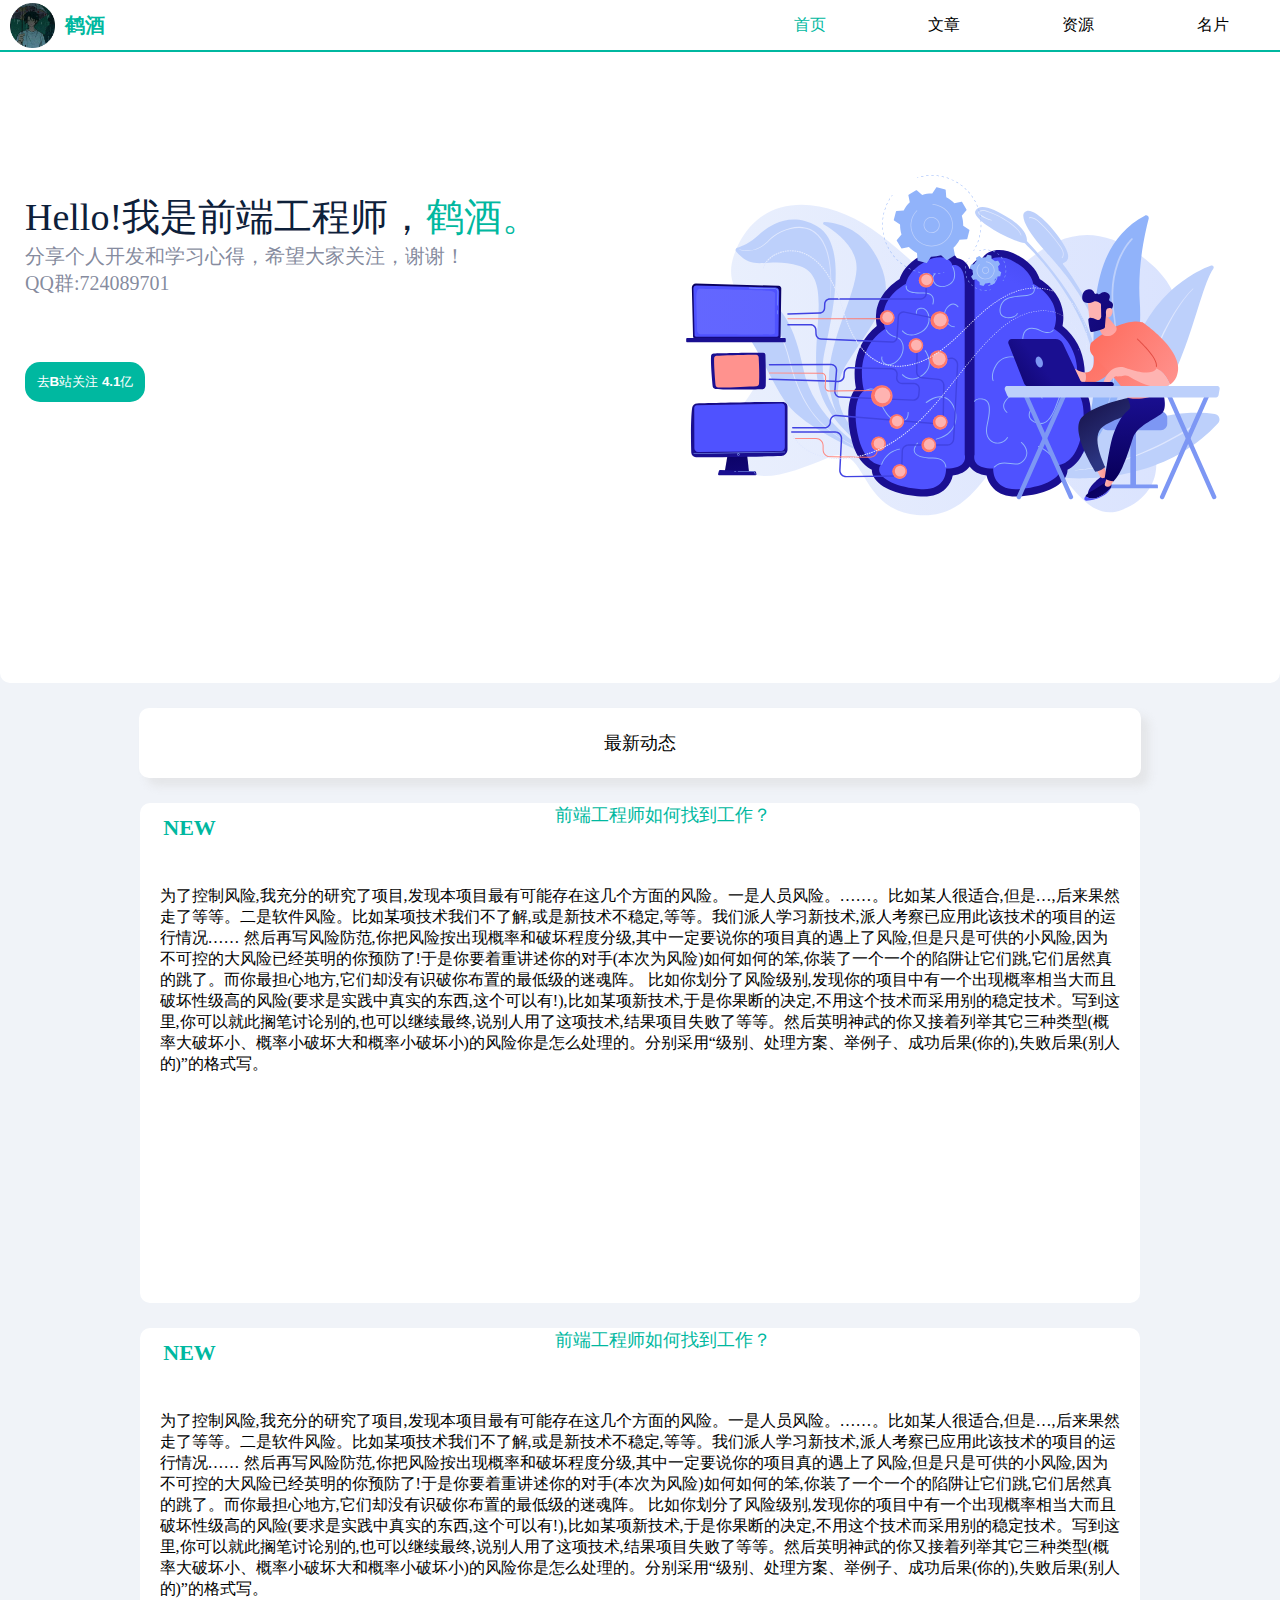
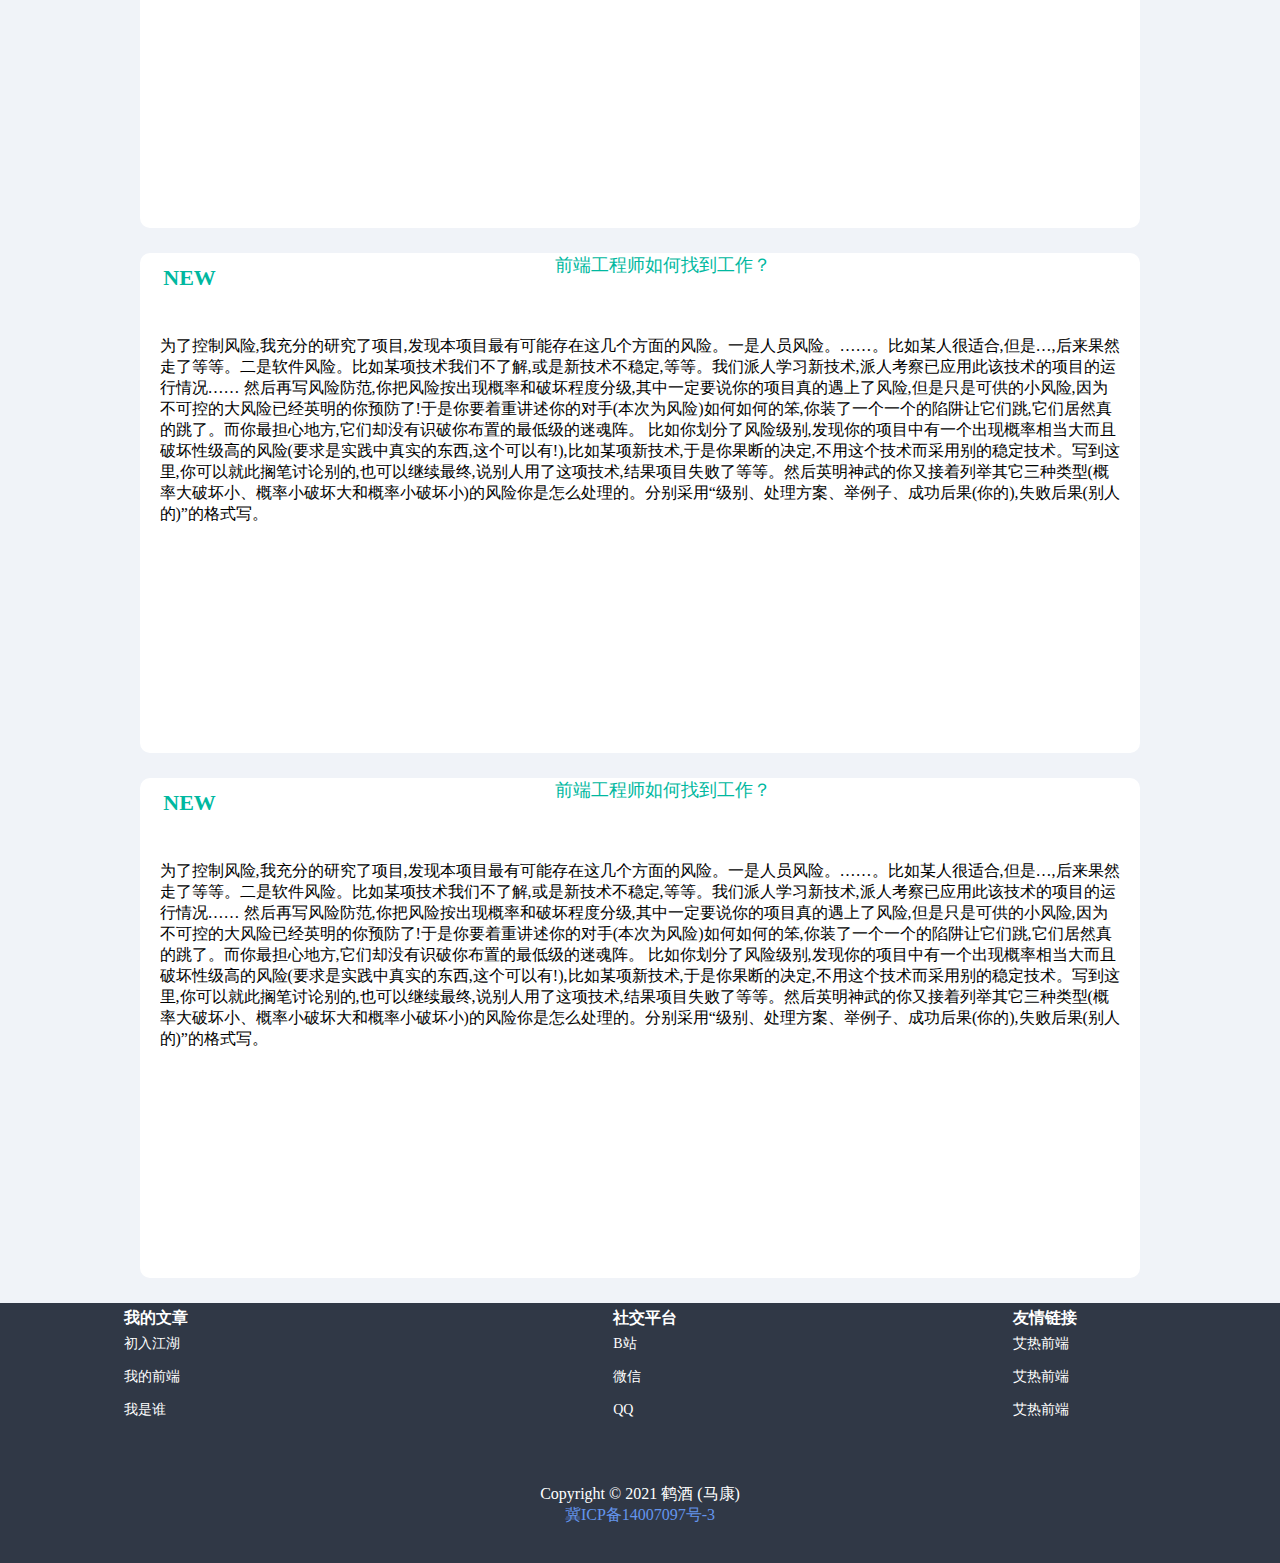
<file: index.html>
<!DOCTYPE html>
<html lang="en">
<head>
    <meta charset="UTF-8">
    <meta http-equiv="X-UA-Compatible" content="IE=edge">
    <meta name="viewport" content="width=device-width, initial-scale=1.0">
    <title>鹤酒前端工程师——初入江湖</title>
    <link rel="shortcut icon" type="favicon.ico" href="./ico/hj.ico">
    <link rel="stylesheet" href="./css/style.css">
</head>
<body>
    
<header class="head-box"> 
    <div class="logo-box">
        <img src="./images/hj-touxiang.png" alt="" class="pic">
        <p class="tit">鹤酒</p>
    </div>
    <nav class="daohang-box open">
        <ul class="ul">
            <li class="li">
                <a href="#" class="nav oo">首页</a>
            </li>

            <li class="li">
                <a href="./html/essay.html" class="nav">文章</a>
            </li>

            <li class="li">
                <a href="./html/resources.html" class="nav">资源</a>
            </li>

            <li class="li">
                <a href="./html/card.html" class="nav">名片</a>
            </li>
        </ul>
    </nav>
</header>

<div class="jieshao-box shouji">
    <div class="jieshao">
        <p class="tit1">Hello!我是前端工程师，<span style="color: #00b8a0">鹤酒。</span></p>
        <p class="tit2">分享个人开发和学习心得，希望大家关注，谢谢！</p>
        <p class="tit3">QQ群:724089701</p>
        <button class="anniu" onclick="window.location.href = 'https://space.bilibili.com/223916870'" type="button">去B站关注 4.1亿</button>
    </div>
    <div class="pic-box">
        <img src="./images/qianduan.svg" alt="" class="pic">
    </div>
</div>

<article class="article-box">
    <div class="article">
        <div class="title-box">最新动态</div>

        <a href="./html/essay.html" class="neirong">
            <div class="box">
                <div class="tit1">NEW</div>
                <div class="tit2">前端工程师如何找到工作？</div>
            </div>
            <div class="nr-box">
                <p>为了控制风险,我充分的研究了项目,发现本项目最有可能存在这几个方面的风险。一是人员风险。……。比如某人很适合,但是…,后来果然走了等等。二是软件风险。比如某项技术我们不了解,或是新技术不稳定,等等。我们派人学习新技术,派人考察已应用此该技术的项目的运行情况……

                    然后再写风险防范,你把风险按出现概率和破坏程度分级,其中一定要说你的项目真的遇上了风险,但是只是可供的小风险,因为不可控的大风险已经英明的你预防了!于是你要着重讲述你的对手(本次为风险)如何如何的笨,你装了一个一个的陷阱让它们跳,它们居然真的跳了。而你最担心地方,它们却没有识破你布置的最低级的迷魂阵。
                    
                    比如你划分了风险级别,发现你的项目中有一个出现概率相当大而且破坏性级高的风险(要求是实践中真实的东西,这个可以有!),比如某项新技术,于是你果断的决定,不用这个技术而采用别的稳定技术。写到这里,你可以就此搁笔讨论别的,也可以继续最终,说别人用了这项技术,结果项目失败了等等。然后英明神武的你又接着列举其它三种类型(概率大破坏小、概率小破坏大和概率小破坏小)的风险你是怎么处理的。分别采用“级别、处理方案、举例子、成功后果(你的),失败后果(别人的)”的格式写。</p>
            </div>
        </a>

        <a href="./html/essay.html" class="neirong">
            <div class="box">
                <div class="tit1">NEW</div>
                <div class="tit2">前端工程师如何找到工作？</div>
            </div>
            <div class="nr-box">
                <p>为了控制风险,我充分的研究了项目,发现本项目最有可能存在这几个方面的风险。一是人员风险。……。比如某人很适合,但是…,后来果然走了等等。二是软件风险。比如某项技术我们不了解,或是新技术不稳定,等等。我们派人学习新技术,派人考察已应用此该技术的项目的运行情况……

                    然后再写风险防范,你把风险按出现概率和破坏程度分级,其中一定要说你的项目真的遇上了风险,但是只是可供的小风险,因为不可控的大风险已经英明的你预防了!于是你要着重讲述你的对手(本次为风险)如何如何的笨,你装了一个一个的陷阱让它们跳,它们居然真的跳了。而你最担心地方,它们却没有识破你布置的最低级的迷魂阵。
                    
                    比如你划分了风险级别,发现你的项目中有一个出现概率相当大而且破坏性级高的风险(要求是实践中真实的东西,这个可以有!),比如某项新技术,于是你果断的决定,不用这个技术而采用别的稳定技术。写到这里,你可以就此搁笔讨论别的,也可以继续最终,说别人用了这项技术,结果项目失败了等等。然后英明神武的你又接着列举其它三种类型(概率大破坏小、概率小破坏大和概率小破坏小)的风险你是怎么处理的。分别采用“级别、处理方案、举例子、成功后果(你的),失败后果(别人的)”的格式写。</p>
            </div>
        </a>

        <a href="./html/essay.html" class="neirong">
            <div class="box">
                <div class="tit1">NEW</div>
                <div class="tit2">前端工程师如何找到工作？</div>
            </div>
            <div class="nr-box">
                <p>为了控制风险,我充分的研究了项目,发现本项目最有可能存在这几个方面的风险。一是人员风险。……。比如某人很适合,但是…,后来果然走了等等。二是软件风险。比如某项技术我们不了解,或是新技术不稳定,等等。我们派人学习新技术,派人考察已应用此该技术的项目的运行情况……

                    然后再写风险防范,你把风险按出现概率和破坏程度分级,其中一定要说你的项目真的遇上了风险,但是只是可供的小风险,因为不可控的大风险已经英明的你预防了!于是你要着重讲述你的对手(本次为风险)如何如何的笨,你装了一个一个的陷阱让它们跳,它们居然真的跳了。而你最担心地方,它们却没有识破你布置的最低级的迷魂阵。
                    
                    比如你划分了风险级别,发现你的项目中有一个出现概率相当大而且破坏性级高的风险(要求是实践中真实的东西,这个可以有!),比如某项新技术,于是你果断的决定,不用这个技术而采用别的稳定技术。写到这里,你可以就此搁笔讨论别的,也可以继续最终,说别人用了这项技术,结果项目失败了等等。然后英明神武的你又接着列举其它三种类型(概率大破坏小、概率小破坏大和概率小破坏小)的风险你是怎么处理的。分别采用“级别、处理方案、举例子、成功后果(你的),失败后果(别人的)”的格式写。</p>
            </div>
        </a>

        <a href="./html/essay.html" class="neirong">
            <div class="box">
                <div class="tit1">NEW</div>
                <div class="tit2">前端工程师如何找到工作？</div>
            </div>
            <div class="nr-box">
                <p>为了控制风险,我充分的研究了项目,发现本项目最有可能存在这几个方面的风险。一是人员风险。……。比如某人很适合,但是…,后来果然走了等等。二是软件风险。比如某项技术我们不了解,或是新技术不稳定,等等。我们派人学习新技术,派人考察已应用此该技术的项目的运行情况……

                    然后再写风险防范,你把风险按出现概率和破坏程度分级,其中一定要说你的项目真的遇上了风险,但是只是可供的小风险,因为不可控的大风险已经英明的你预防了!于是你要着重讲述你的对手(本次为风险)如何如何的笨,你装了一个一个的陷阱让它们跳,它们居然真的跳了。而你最担心地方,它们却没有识破你布置的最低级的迷魂阵。
                    
                    比如你划分了风险级别,发现你的项目中有一个出现概率相当大而且破坏性级高的风险(要求是实践中真实的东西,这个可以有!),比如某项新技术,于是你果断的决定,不用这个技术而采用别的稳定技术。写到这里,你可以就此搁笔讨论别的,也可以继续最终,说别人用了这项技术,结果项目失败了等等。然后英明神武的你又接着列举其它三种类型(概率大破坏小、概率小破坏大和概率小破坏小)的风险你是怎么处理的。分别采用“级别、处理方案、举例子、成功后果(你的),失败后果(别人的)”的格式写。</p>
            </div>
        </a>
    </div>
</article>

<div class="footer-box">

    <div class="footer">
        <div class="item">
            <div class="title-box">我的文章</div>
            <ul class="nav-box">
                <li class="li">
                    <a href="">初入江湖</a>
                </li>

                <li class="li">
                    <a href="">我的前端</a>
                </li>

                <li class="li">
                    <a href="">我是谁</a>
                </li>
            </ul>
        </div>

        <div class="item">
            <div class="title-box">社交平台</div>
            <ul class="nav-box">
                <li class="li">
                    <a href="">B站</a>
                </li>

                <li class="li">
                    <a href="">微信</a>
                </li>

                <li class="li">
                    <a href="">QQ</a>
                </li>
            </ul>
        </div>

        <div class="item">
            <div class="title-box">友情链接</div>
            <ul class="nav-box">
                <li class="li">
                    <a href="">艾热前端</a>
                </li>

                <li class="li">
                    <a href="">艾热前端</a>
                </li>

                <li class="li">
                    <a href="">艾热前端</a>
                </li>
            </ul>
        </div>
    </div>

    <div class="beian">
        <div class="box">
            <div class="tit">Copyright © 2021 鹤酒 (马康)</div>
            <div class="tit2">
                <a href="">冀ICP备14007097号-3</a>
            </div>
        </div>
    </div>
</div>

<script src="./js/1.js">

</script>

</body>
</html>
</file>
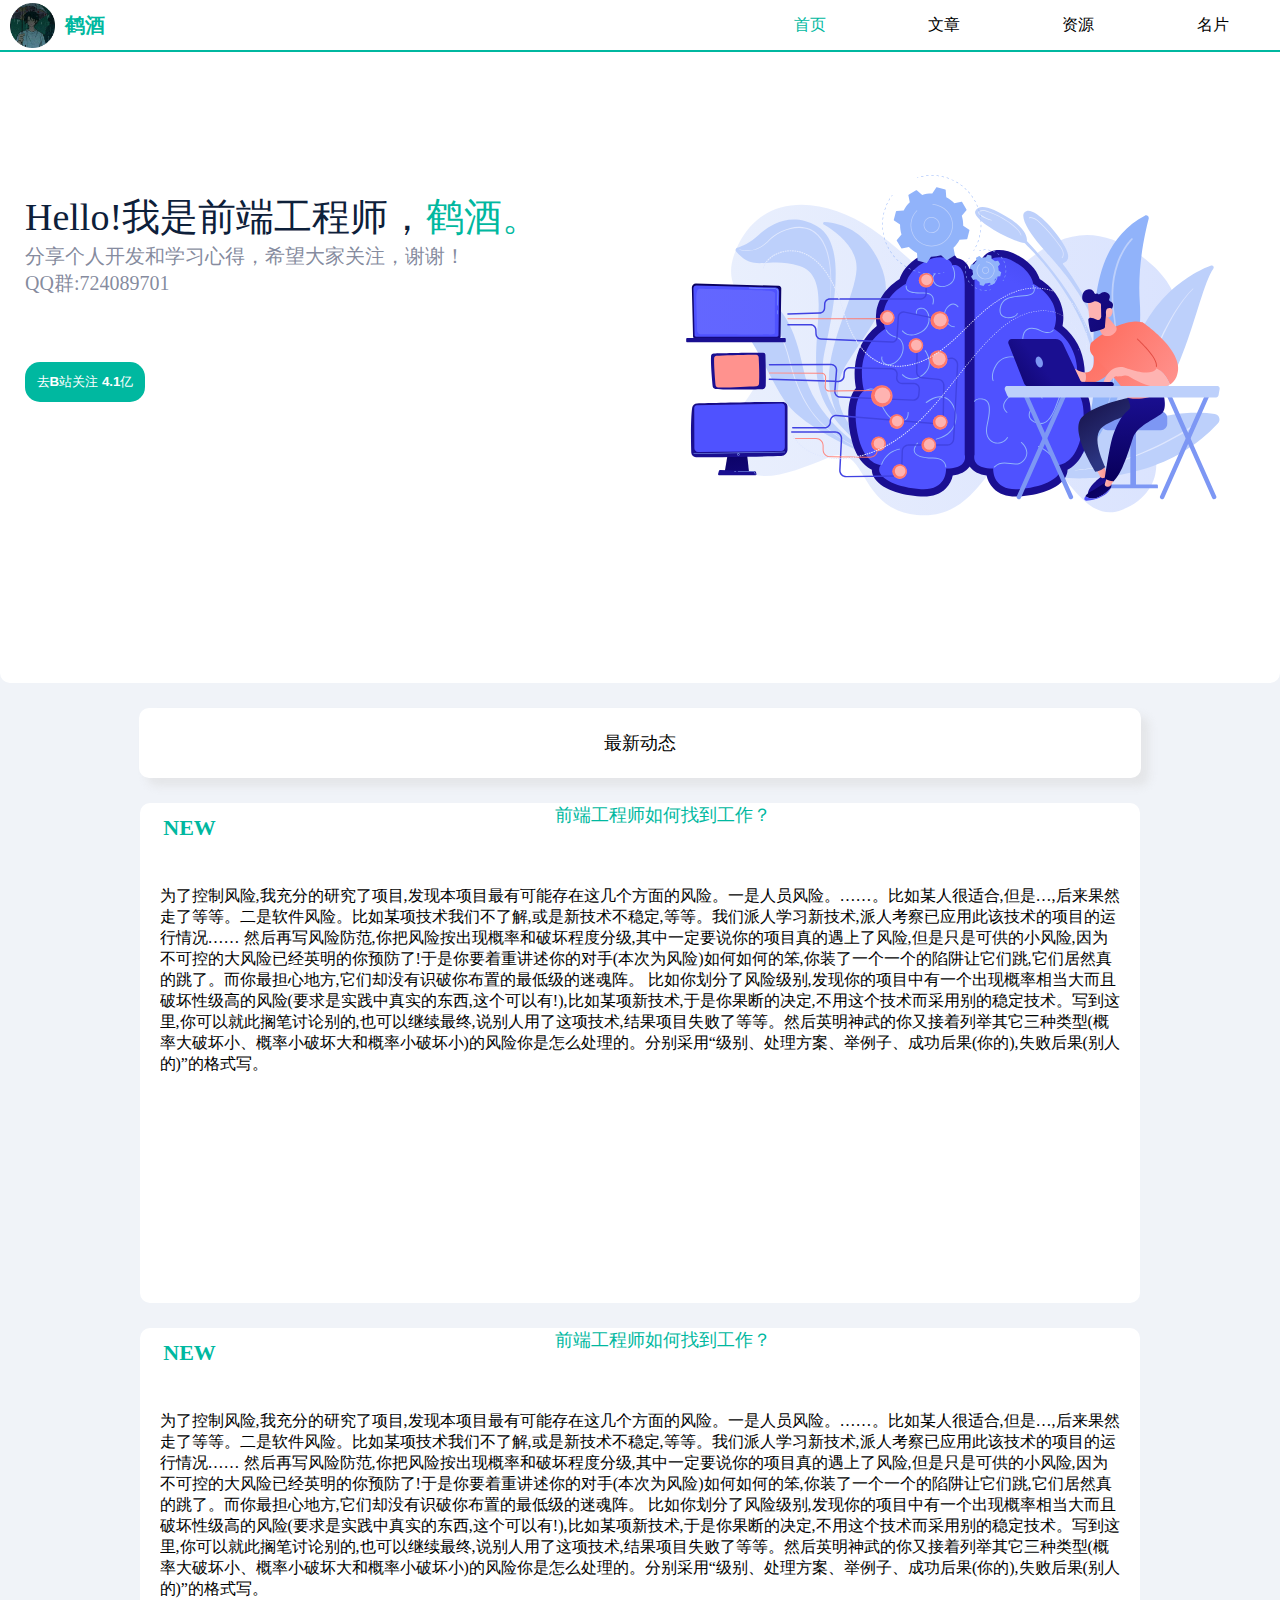
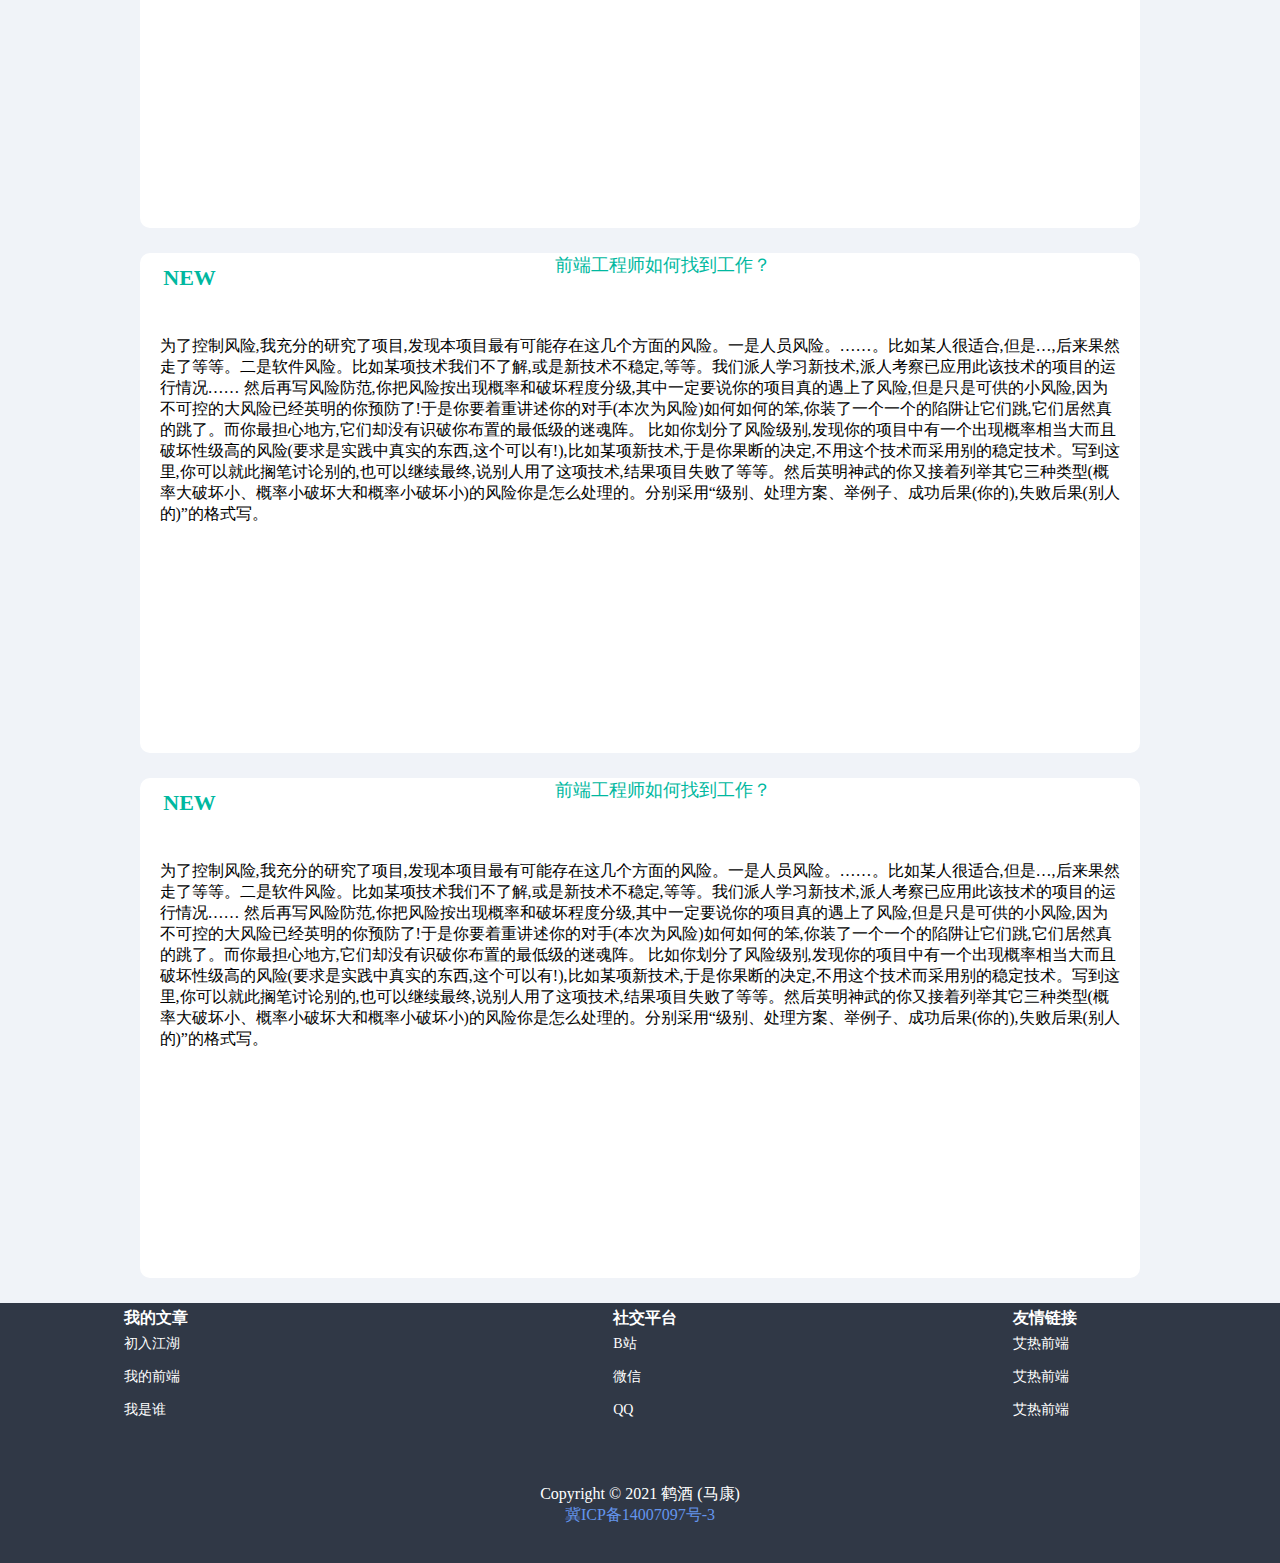
<file: html/index.html>
<!DOCTYPE html>
<html lang="en">
<head>
    <meta charset="UTF-8">
    <meta http-equiv="X-UA-Compatible" content="IE=edge">
    <meta name="viewport" content="width=device-width, initial-scale=1.0">
    <title>鹤酒前端工程师——初入江湖</title>
    <link rel="shortcut icon" type="favicon.ico" href="../ico/hj.ico">
    <link rel="stylesheet" href="../css/style.css">
</head>
<body>
    
<header class="head-box"> 
    <div class="logo-box">
        <img src="../images/hj-touxiang.png" alt="" class="pic">
        <p class="tit">鹤酒</p>
    </div>
    <nav class="daohang-box open">
        <ul class="ul">
            <li class="li">
                <a href="#" class="nav oo">首页</a>
            </li>

            <li class="li">
                <a href="../html/essay.html" class="nav">文章</a>
            </li>

            <li class="li">
                <a href="../html/resources.html" class="nav">资源</a>
            </li>

            <li class="li">
                <a href="../html/card.html" class="nav">名片</a>
            </li>
        </ul>
    </nav>
</header>

<div class="jieshao-box shouji">
    <div class="jieshao">
        <p class="tit1">Hello!我是前端工程师，<span style="color: #00b8a0">鹤酒。</span></p>
        <p class="tit2">分享个人开发和学习心得，希望大家关注，谢谢！</p>
        <p class="tit3">QQ群:724089701</p>
        <button class="anniu" onclick="window.location.href = 'https://space.bilibili.com/223916870'" type="button">去B站关注 4.1亿</button>
    </div>
    <div class="pic-box">
        <img src="../images/qianduan.svg" alt="" class="pic">
    </div>
</div>

<article class="article-box">
    <div class="article">
        <div class="title-box">最新动态</div>

        <a href="../html/essay.html" class="neirong">
            <div class="box">
                <div class="tit1">NEW</div>
                <div class="tit2">前端工程师如何找到工作？</div>
            </div>
            <div class="nr-box">
                <p>为了控制风险,我充分的研究了项目,发现本项目最有可能存在这几个方面的风险。一是人员风险。……。比如某人很适合,但是…,后来果然走了等等。二是软件风险。比如某项技术我们不了解,或是新技术不稳定,等等。我们派人学习新技术,派人考察已应用此该技术的项目的运行情况……

                    然后再写风险防范,你把风险按出现概率和破坏程度分级,其中一定要说你的项目真的遇上了风险,但是只是可供的小风险,因为不可控的大风险已经英明的你预防了!于是你要着重讲述你的对手(本次为风险)如何如何的笨,你装了一个一个的陷阱让它们跳,它们居然真的跳了。而你最担心地方,它们却没有识破你布置的最低级的迷魂阵。
                    
                    比如你划分了风险级别,发现你的项目中有一个出现概率相当大而且破坏性级高的风险(要求是实践中真实的东西,这个可以有!),比如某项新技术,于是你果断的决定,不用这个技术而采用别的稳定技术。写到这里,你可以就此搁笔讨论别的,也可以继续最终,说别人用了这项技术,结果项目失败了等等。然后英明神武的你又接着列举其它三种类型(概率大破坏小、概率小破坏大和概率小破坏小)的风险你是怎么处理的。分别采用“级别、处理方案、举例子、成功后果(你的),失败后果(别人的)”的格式写。</p>
            </div>
        </a>

        <a href="../html/essay.html" class="neirong">
            <div class="box">
                <div class="tit1">NEW</div>
                <div class="tit2">前端工程师如何找到工作？</div>
            </div>
            <div class="nr-box">
                <p>为了控制风险,我充分的研究了项目,发现本项目最有可能存在这几个方面的风险。一是人员风险。……。比如某人很适合,但是…,后来果然走了等等。二是软件风险。比如某项技术我们不了解,或是新技术不稳定,等等。我们派人学习新技术,派人考察已应用此该技术的项目的运行情况……

                    然后再写风险防范,你把风险按出现概率和破坏程度分级,其中一定要说你的项目真的遇上了风险,但是只是可供的小风险,因为不可控的大风险已经英明的你预防了!于是你要着重讲述你的对手(本次为风险)如何如何的笨,你装了一个一个的陷阱让它们跳,它们居然真的跳了。而你最担心地方,它们却没有识破你布置的最低级的迷魂阵。
                    
                    比如你划分了风险级别,发现你的项目中有一个出现概率相当大而且破坏性级高的风险(要求是实践中真实的东西,这个可以有!),比如某项新技术,于是你果断的决定,不用这个技术而采用别的稳定技术。写到这里,你可以就此搁笔讨论别的,也可以继续最终,说别人用了这项技术,结果项目失败了等等。然后英明神武的你又接着列举其它三种类型(概率大破坏小、概率小破坏大和概率小破坏小)的风险你是怎么处理的。分别采用“级别、处理方案、举例子、成功后果(你的),失败后果(别人的)”的格式写。</p>
            </div>
        </a>

        <a href="../html/essay.html" class="neirong">
            <div class="box">
                <div class="tit1">NEW</div>
                <div class="tit2">前端工程师如何找到工作？</div>
            </div>
            <div class="nr-box">
                <p>为了控制风险,我充分的研究了项目,发现本项目最有可能存在这几个方面的风险。一是人员风险。……。比如某人很适合,但是…,后来果然走了等等。二是软件风险。比如某项技术我们不了解,或是新技术不稳定,等等。我们派人学习新技术,派人考察已应用此该技术的项目的运行情况……

                    然后再写风险防范,你把风险按出现概率和破坏程度分级,其中一定要说你的项目真的遇上了风险,但是只是可供的小风险,因为不可控的大风险已经英明的你预防了!于是你要着重讲述你的对手(本次为风险)如何如何的笨,你装了一个一个的陷阱让它们跳,它们居然真的跳了。而你最担心地方,它们却没有识破你布置的最低级的迷魂阵。
                    
                    比如你划分了风险级别,发现你的项目中有一个出现概率相当大而且破坏性级高的风险(要求是实践中真实的东西,这个可以有!),比如某项新技术,于是你果断的决定,不用这个技术而采用别的稳定技术。写到这里,你可以就此搁笔讨论别的,也可以继续最终,说别人用了这项技术,结果项目失败了等等。然后英明神武的你又接着列举其它三种类型(概率大破坏小、概率小破坏大和概率小破坏小)的风险你是怎么处理的。分别采用“级别、处理方案、举例子、成功后果(你的),失败后果(别人的)”的格式写。</p>
            </div>
        </a>

        <a href="../html/essay.html" class="neirong">
            <div class="box">
                <div class="tit1">NEW</div>
                <div class="tit2">前端工程师如何找到工作？</div>
            </div>
            <div class="nr-box">
                <p>为了控制风险,我充分的研究了项目,发现本项目最有可能存在这几个方面的风险。一是人员风险。……。比如某人很适合,但是…,后来果然走了等等。二是软件风险。比如某项技术我们不了解,或是新技术不稳定,等等。我们派人学习新技术,派人考察已应用此该技术的项目的运行情况……

                    然后再写风险防范,你把风险按出现概率和破坏程度分级,其中一定要说你的项目真的遇上了风险,但是只是可供的小风险,因为不可控的大风险已经英明的你预防了!于是你要着重讲述你的对手(本次为风险)如何如何的笨,你装了一个一个的陷阱让它们跳,它们居然真的跳了。而你最担心地方,它们却没有识破你布置的最低级的迷魂阵。
                    
                    比如你划分了风险级别,发现你的项目中有一个出现概率相当大而且破坏性级高的风险(要求是实践中真实的东西,这个可以有!),比如某项新技术,于是你果断的决定,不用这个技术而采用别的稳定技术。写到这里,你可以就此搁笔讨论别的,也可以继续最终,说别人用了这项技术,结果项目失败了等等。然后英明神武的你又接着列举其它三种类型(概率大破坏小、概率小破坏大和概率小破坏小)的风险你是怎么处理的。分别采用“级别、处理方案、举例子、成功后果(你的),失败后果(别人的)”的格式写。</p>
            </div>
        </a>
    </div>
</article>

<div class="footer-box">

    <div class="footer">
        <div class="item">
            <div class="title-box">我的文章</div>
            <ul class="nav-box">
                <li class="li">
                    <a href="">初入江湖</a>
                </li>

                <li class="li">
                    <a href="">我的前端</a>
                </li>

                <li class="li">
                    <a href="">我是谁</a>
                </li>
            </ul>
        </div>

        <div class="item">
            <div class="title-box">社交平台</div>
            <ul class="nav-box">
                <li class="li">
                    <a href="">B站</a>
                </li>

                <li class="li">
                    <a href="">微信</a>
                </li>

                <li class="li">
                    <a href="">QQ</a>
                </li>
            </ul>
        </div>

        <div class="item">
            <div class="title-box">友情链接</div>
            <ul class="nav-box">
                <li class="li">
                    <a href="">艾热前端</a>
                </li>

                <li class="li">
                    <a href="">艾热前端</a>
                </li>

                <li class="li">
                    <a href="">艾热前端</a>
                </li>
            </ul>
        </div>
    </div>

    <div class="beian">
        <div class="box">
            <div class="tit">Copyright © 2021 鹤酒 (马康)</div>
            <div class="tit2">
                <a href="">冀ICP备14007097号-3</a>
            </div>
        </div>
    </div>
</div>

<script src="../js/1.js">

</script>

</body>
</html>
</file>
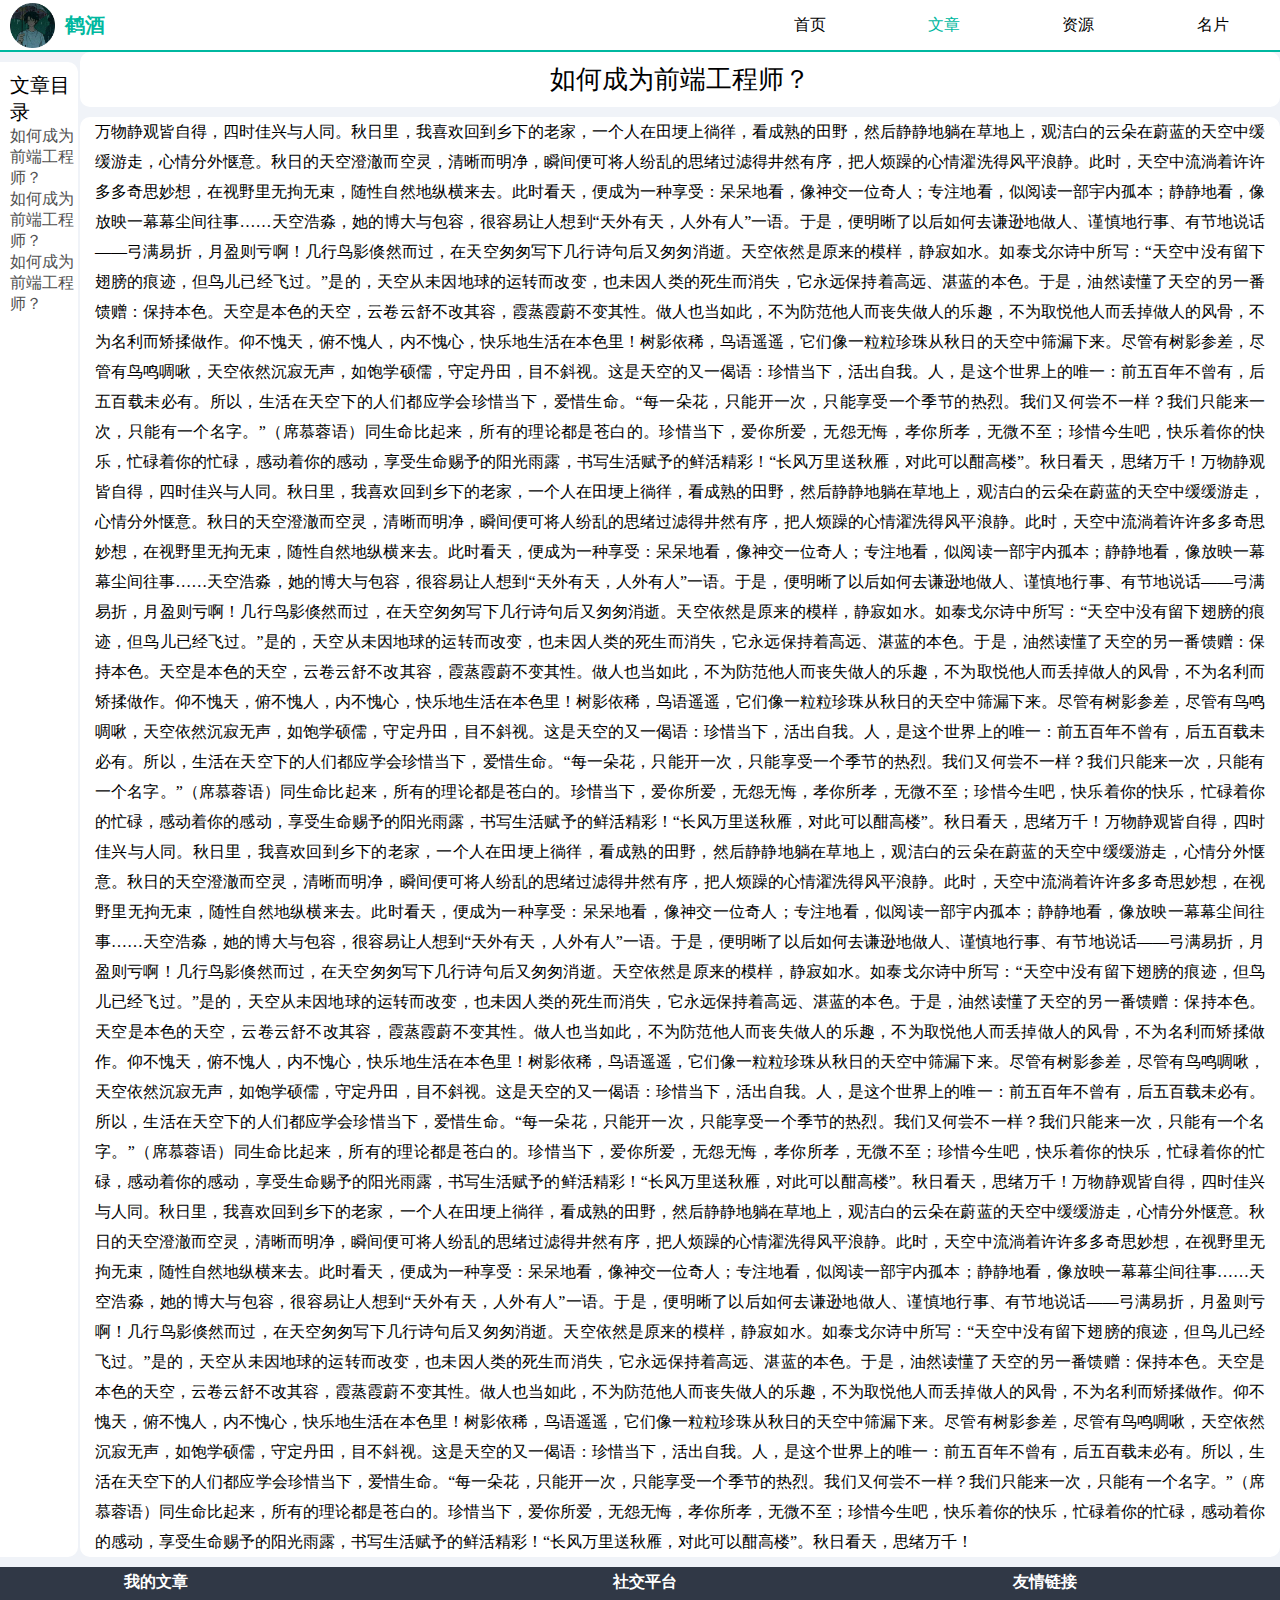
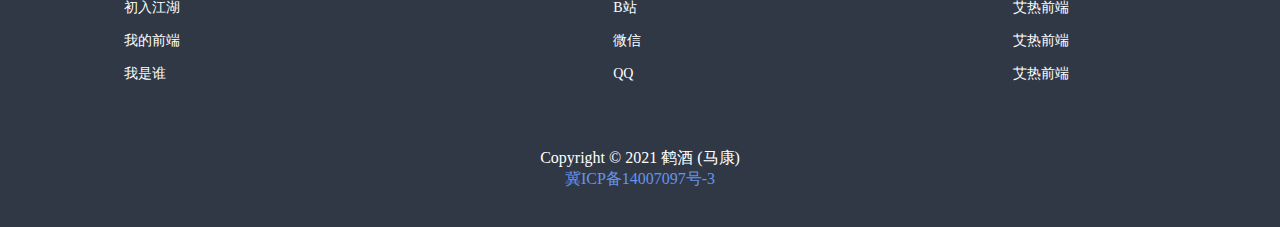
<file: essay.html>
<!DOCTYPE html>
<html lang="en">
<head>
    <meta charset="UTF-8">
    <meta http-equiv="X-UA-Compatible" content="IE=edge">
    <meta name="viewport" content="width=device-width, initial-scale=1.0">
    <title>鹤酒前端工程师——初入江湖</title>
    <link rel="shortcut icon" type="favicon.ico" href="../ico/hj.ico">
    <link rel="stylesheet" href="../css/style.css">
</head>
<body>
    
<header class="head-box"> 
    <div class="logo-box">
        <img src="../images/hj-touxiang.png" alt="" class="pic">
        <p class="tit">鹤酒</p>
    </div>
    <nav class="daohang-box">
        <ul class="ul">
            <li class="li">
                <a href="../html/index.html" class="nav">首页</a>
            </li>

            <li class="li">
                <a href="#" class="nav oo">文章</a>
            </li>

            <li class="li">
                <a href="../html/resources.html" class="nav">资源</a>
            </li>

            <li class="li">
                <a href="../html/card.html" class="nav">名片</a>
            </li>
        </ul>
    </nav>
</header>

<div class="essay-box">
    <div class="sidebar-box">
        <div class="sidebar">
            <p class="tit">文章目录</p>
            <ul class="box">
                <li class="nav-box">
                    <a href="" class="nav">如何成为前端工程师？</a>
                </li>

                <li class="nav-box">
                    <a href="" class="nav">如何成为前端工程师？</a>
                </li>

                <li class="nav-box">
                    <a href="" class="nav">如何成为前端工程师？</a>
                </li>

            </ul>
        </div>
    </div>

    <div class="title-box">
        <div class="title">
            <p class="tit">如何成为前端工程师？</p>
        </div>
    </div>

    <div class="content-box">
        <div class="content">
            <p class="tit">万物静观皆自得，四时佳兴与人同。秋日里，我喜欢回到乡下的老家，一个人在田埂上徜徉，看成熟的田野，然后静静地躺在草地上，观洁白的云朵在蔚蓝的天空中缓缓游走，心情分外惬意。秋日的天空澄澈而空灵，清晰而明净，瞬间便可将人纷乱的思绪过滤得井然有序，把人烦躁的心情濯洗得风平浪静。此时，天空中流淌着许许多多奇思妙想，在视野里无拘无束，随性自然地纵横来去。此时看天，便成为一种享受：呆呆地看，像神交一位奇人；专注地看，似阅读一部宇内孤本；静静地看，像放映一幕幕尘间往事……天空浩淼，她的博大与包容，很容易让人想到“天外有天，人外有人”一语。于是，便明晰了以后如何去谦逊地做人、谨慎地行事、有节地说话——弓满易折，月盈则亏啊！几行鸟影倏然而过，在天空匆匆写下几行诗句后又匆匆消逝。天空依然是原来的模样，静寂如水。如泰戈尔诗中所写：“天空中没有留下翅膀的痕迹，但鸟儿已经飞过。”是的，天空从未因地球的运转而改变，也未因人类的死生而消失，它永远保持着高远、湛蓝的本色。于是，油然读懂了天空的另一番馈赠：保持本色。天空是本色的天空，云卷云舒不改其容，霞蒸霞蔚不变其性。做人也当如此，不为防范他人而丧失做人的乐趣，不为取悦他人而丢掉做人的风骨，不为名利而矫揉做作。仰不愧天，俯不愧人，内不愧心，快乐地生活在本色里！树影依稀，鸟语遥遥，它们像一粒粒珍珠从秋日的天空中筛漏下来。尽管有树影参差，尽管有鸟鸣啁啾，天空依然沉寂无声，如饱学硕儒，守定丹田，目不斜视。这是天空的又一偈语：珍惜当下，活出自我。人，是这个世界上的唯一：前五百年不曾有，后五百载未必有。所以，生活在天空下的人们都应学会珍惜当下，爱惜生命。“每一朵花，只能开一次，只能享受一个季节的热烈。我们又何尝不一样？我们只能来一次，只能有一个名字。”（席慕蓉语）同生命比起来，所有的理论都是苍白的。珍惜当下，爱你所爱，无怨无悔，孝你所孝，无微不至；珍惜今生吧，快乐着你的快乐，忙碌着你的忙碌，感动着你的感动，享受生命赐予的阳光雨露，书写生活赋予的鲜活精彩！“长风万里送秋雁，对此可以酣高楼”。秋日看天，思绪万千！万物静观皆自得，四时佳兴与人同。秋日里，我喜欢回到乡下的老家，一个人在田埂上徜徉，看成熟的田野，然后静静地躺在草地上，观洁白的云朵在蔚蓝的天空中缓缓游走，心情分外惬意。秋日的天空澄澈而空灵，清晰而明净，瞬间便可将人纷乱的思绪过滤得井然有序，把人烦躁的心情濯洗得风平浪静。此时，天空中流淌着许许多多奇思妙想，在视野里无拘无束，随性自然地纵横来去。此时看天，便成为一种享受：呆呆地看，像神交一位奇人；专注地看，似阅读一部宇内孤本；静静地看，像放映一幕幕尘间往事……天空浩淼，她的博大与包容，很容易让人想到“天外有天，人外有人”一语。于是，便明晰了以后如何去谦逊地做人、谨慎地行事、有节地说话——弓满易折，月盈则亏啊！几行鸟影倏然而过，在天空匆匆写下几行诗句后又匆匆消逝。天空依然是原来的模样，静寂如水。如泰戈尔诗中所写：“天空中没有留下翅膀的痕迹，但鸟儿已经飞过。”是的，天空从未因地球的运转而改变，也未因人类的死生而消失，它永远保持着高远、湛蓝的本色。于是，油然读懂了天空的另一番馈赠：保持本色。天空是本色的天空，云卷云舒不改其容，霞蒸霞蔚不变其性。做人也当如此，不为防范他人而丧失做人的乐趣，不为取悦他人而丢掉做人的风骨，不为名利而矫揉做作。仰不愧天，俯不愧人，内不愧心，快乐地生活在本色里！树影依稀，鸟语遥遥，它们像一粒粒珍珠从秋日的天空中筛漏下来。尽管有树影参差，尽管有鸟鸣啁啾，天空依然沉寂无声，如饱学硕儒，守定丹田，目不斜视。这是天空的又一偈语：珍惜当下，活出自我。人，是这个世界上的唯一：前五百年不曾有，后五百载未必有。所以，生活在天空下的人们都应学会珍惜当下，爱惜生命。“每一朵花，只能开一次，只能享受一个季节的热烈。我们又何尝不一样？我们只能来一次，只能有一个名字。”（席慕蓉语）同生命比起来，所有的理论都是苍白的。珍惜当下，爱你所爱，无怨无悔，孝你所孝，无微不至；珍惜今生吧，快乐着你的快乐，忙碌着你的忙碌，感动着你的感动，享受生命赐予的阳光雨露，书写生活赋予的鲜活精彩！“长风万里送秋雁，对此可以酣高楼”。秋日看天，思绪万千！万物静观皆自得，四时佳兴与人同。秋日里，我喜欢回到乡下的老家，一个人在田埂上徜徉，看成熟的田野，然后静静地躺在草地上，观洁白的云朵在蔚蓝的天空中缓缓游走，心情分外惬意。秋日的天空澄澈而空灵，清晰而明净，瞬间便可将人纷乱的思绪过滤得井然有序，把人烦躁的心情濯洗得风平浪静。此时，天空中流淌着许许多多奇思妙想，在视野里无拘无束，随性自然地纵横来去。此时看天，便成为一种享受：呆呆地看，像神交一位奇人；专注地看，似阅读一部宇内孤本；静静地看，像放映一幕幕尘间往事……天空浩淼，她的博大与包容，很容易让人想到“天外有天，人外有人”一语。于是，便明晰了以后如何去谦逊地做人、谨慎地行事、有节地说话——弓满易折，月盈则亏啊！几行鸟影倏然而过，在天空匆匆写下几行诗句后又匆匆消逝。天空依然是原来的模样，静寂如水。如泰戈尔诗中所写：“天空中没有留下翅膀的痕迹，但鸟儿已经飞过。”是的，天空从未因地球的运转而改变，也未因人类的死生而消失，它永远保持着高远、湛蓝的本色。于是，油然读懂了天空的另一番馈赠：保持本色。天空是本色的天空，云卷云舒不改其容，霞蒸霞蔚不变其性。做人也当如此，不为防范他人而丧失做人的乐趣，不为取悦他人而丢掉做人的风骨，不为名利而矫揉做作。仰不愧天，俯不愧人，内不愧心，快乐地生活在本色里！树影依稀，鸟语遥遥，它们像一粒粒珍珠从秋日的天空中筛漏下来。尽管有树影参差，尽管有鸟鸣啁啾，天空依然沉寂无声，如饱学硕儒，守定丹田，目不斜视。这是天空的又一偈语：珍惜当下，活出自我。人，是这个世界上的唯一：前五百年不曾有，后五百载未必有。所以，生活在天空下的人们都应学会珍惜当下，爱惜生命。“每一朵花，只能开一次，只能享受一个季节的热烈。我们又何尝不一样？我们只能来一次，只能有一个名字。”（席慕蓉语）同生命比起来，所有的理论都是苍白的。珍惜当下，爱你所爱，无怨无悔，孝你所孝，无微不至；珍惜今生吧，快乐着你的快乐，忙碌着你的忙碌，感动着你的感动，享受生命赐予的阳光雨露，书写生活赋予的鲜活精彩！“长风万里送秋雁，对此可以酣高楼”。秋日看天，思绪万千！万物静观皆自得，四时佳兴与人同。秋日里，我喜欢回到乡下的老家，一个人在田埂上徜徉，看成熟的田野，然后静静地躺在草地上，观洁白的云朵在蔚蓝的天空中缓缓游走，心情分外惬意。秋日的天空澄澈而空灵，清晰而明净，瞬间便可将人纷乱的思绪过滤得井然有序，把人烦躁的心情濯洗得风平浪静。此时，天空中流淌着许许多多奇思妙想，在视野里无拘无束，随性自然地纵横来去。此时看天，便成为一种享受：呆呆地看，像神交一位奇人；专注地看，似阅读一部宇内孤本；静静地看，像放映一幕幕尘间往事……天空浩淼，她的博大与包容，很容易让人想到“天外有天，人外有人”一语。于是，便明晰了以后如何去谦逊地做人、谨慎地行事、有节地说话——弓满易折，月盈则亏啊！几行鸟影倏然而过，在天空匆匆写下几行诗句后又匆匆消逝。天空依然是原来的模样，静寂如水。如泰戈尔诗中所写：“天空中没有留下翅膀的痕迹，但鸟儿已经飞过。”是的，天空从未因地球的运转而改变，也未因人类的死生而消失，它永远保持着高远、湛蓝的本色。于是，油然读懂了天空的另一番馈赠：保持本色。天空是本色的天空，云卷云舒不改其容，霞蒸霞蔚不变其性。做人也当如此，不为防范他人而丧失做人的乐趣，不为取悦他人而丢掉做人的风骨，不为名利而矫揉做作。仰不愧天，俯不愧人，内不愧心，快乐地生活在本色里！树影依稀，鸟语遥遥，它们像一粒粒珍珠从秋日的天空中筛漏下来。尽管有树影参差，尽管有鸟鸣啁啾，天空依然沉寂无声，如饱学硕儒，守定丹田，目不斜视。这是天空的又一偈语：珍惜当下，活出自我。人，是这个世界上的唯一：前五百年不曾有，后五百载未必有。所以，生活在天空下的人们都应学会珍惜当下，爱惜生命。“每一朵花，只能开一次，只能享受一个季节的热烈。我们又何尝不一样？我们只能来一次，只能有一个名字。”（席慕蓉语）同生命比起来，所有的理论都是苍白的。珍惜当下，爱你所爱，无怨无悔，孝你所孝，无微不至；珍惜今生吧，快乐着你的快乐，忙碌着你的忙碌，感动着你的感动，享受生命赐予的阳光雨露，书写生活赋予的鲜活精彩！“长风万里送秋雁，对此可以酣高楼”。秋日看天，思绪万千！</p>
        </div>
    </div>
</div>

<div class="footer-box">

    <div class="footer">
        <div class="item">
            <div class="title-box">我的文章</div>
            <ul class="nav-box">
                <li class="li">
                    <a href="">初入江湖</a>
                </li>

                <li class="li">
                    <a href="">我的前端</a>
                </li>

                <li class="li">
                    <a href="">我是谁</a>
                </li>
            </ul>
        </div>

        <div class="item">
            <div class="title-box">社交平台</div>
            <ul class="nav-box">
                <li class="li">
                    <a href="">B站</a>
                </li>

                <li class="li">
                    <a href="">微信</a>
                </li>

                <li class="li">
                    <a href="">QQ</a>
                </li>
            </ul>
        </div>

        <div class="item">
            <div class="title-box">友情链接</div>
            <ul class="nav-box">
                <li class="li">
                    <a href="">艾热前端</a>
                </li>

                <li class="li">
                    <a href="">艾热前端</a>
                </li>

                <li class="li">
                    <a href="">艾热前端</a>
                </li>
            </ul>
        </div>
    </div>

    <div class="beian">
        <div class="box">
            <div class="tit">Copyright © 2021 鹤酒 (马康)</div>
            <div class="tit2">
                <a href="">冀ICP备14007097号-3</a>
            </div>
        </div>
    </div>
</div>

<script src="../js/1.js">

</script>

</body>
</html>
</file>
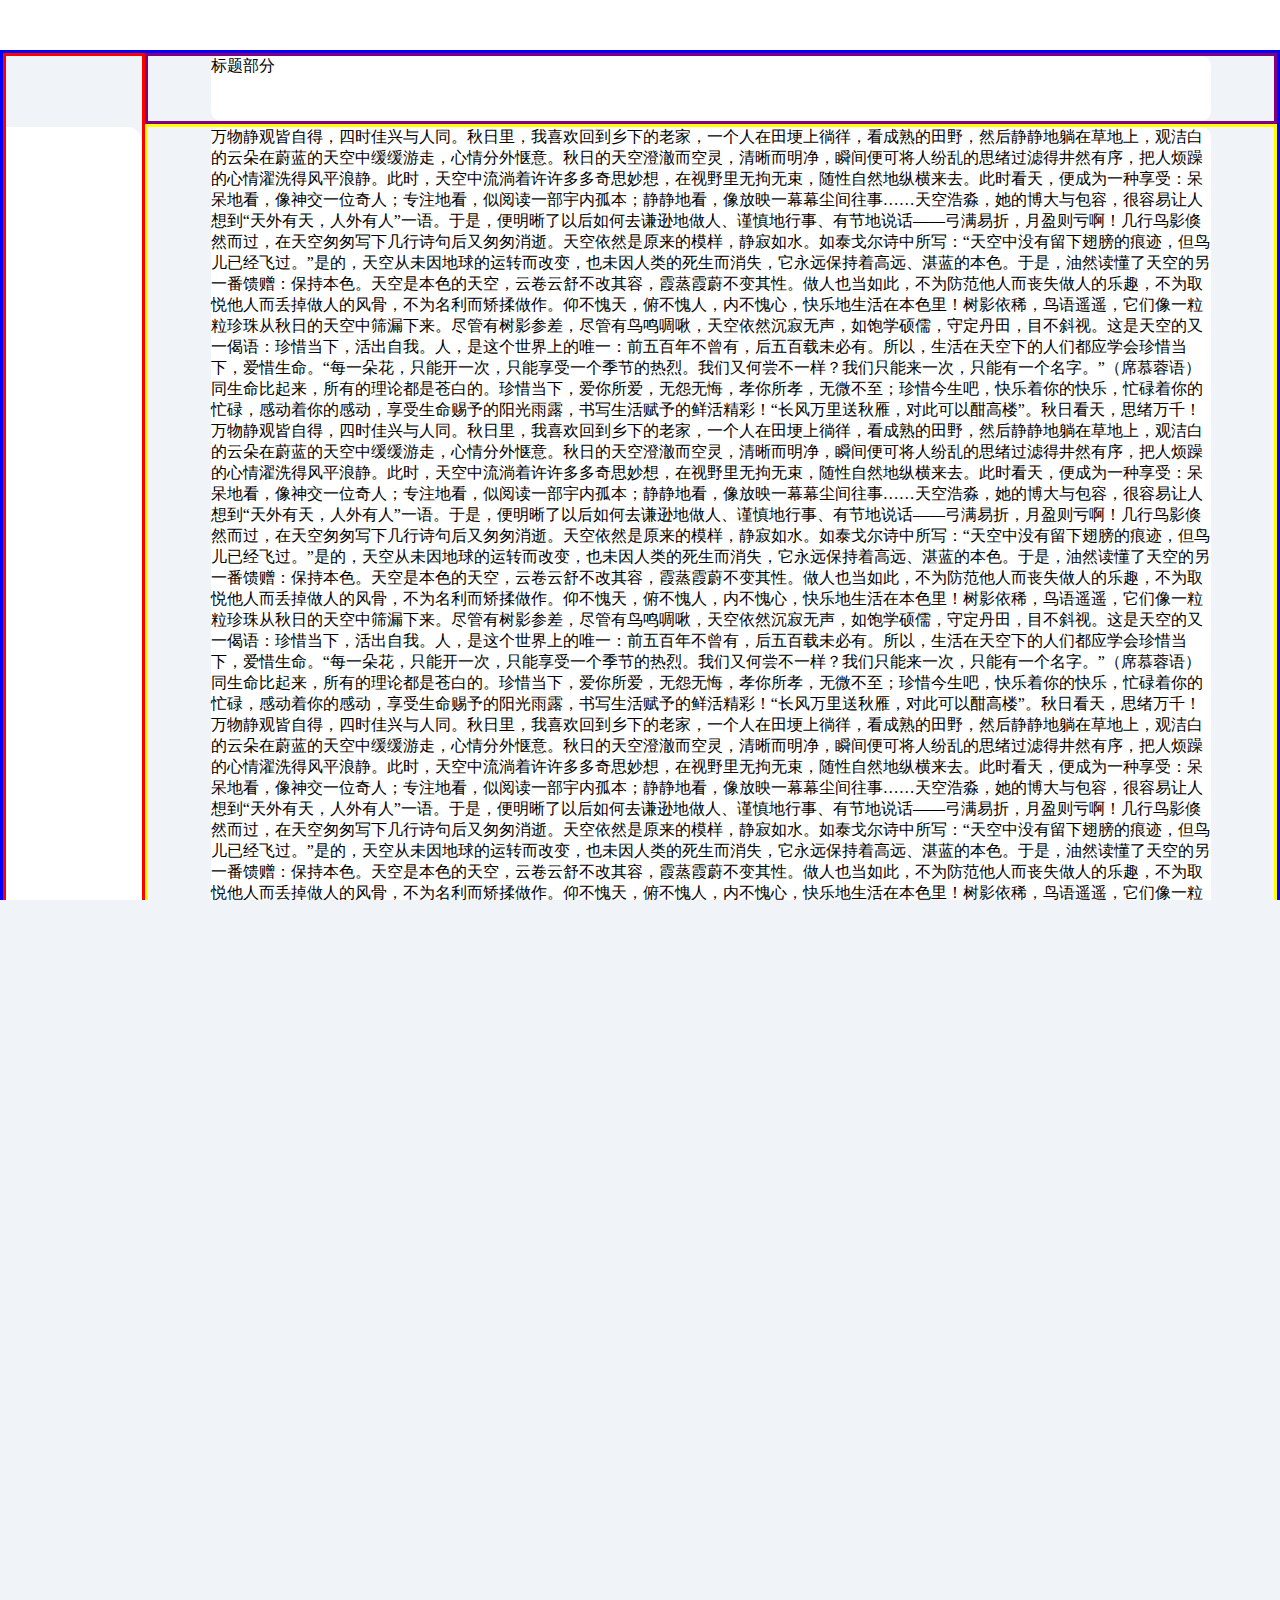
<file: html/demo1.html>
<!DOCTYPE html>
<html lang="en">
<head>
    <meta charset="UTF-8">
    <meta http-equiv="X-UA-Compatible" content="IE=edge">
    <meta name="viewport" content="width=device-width, initial-scale=1.0">
    <title>Document</title>
    <link rel="stylesheet" href="../css/demo1.css">
</head>
<body>
    <div class="h"></div>
    <div class="box">
        <div class="tit1">
            <div class="tab">
                <!-- <ul>
                    <li><a href="">目录列表</a></li>
                </ul> -->
            </div> 
        </div>
        <div class="tit2">
            <div class="title">标题部分</div>
        </div>
        <div class="tit3">
            <div class="neirong">万物静观皆自得，四时佳兴与人同。秋日里，我喜欢回到乡下的老家，一个人在田埂上徜徉，看成熟的田野，然后静静地躺在草地上，观洁白的云朵在蔚蓝的天空中缓缓游走，心情分外惬意。秋日的天空澄澈而空灵，清晰而明净，瞬间便可将人纷乱的思绪过滤得井然有序，把人烦躁的心情濯洗得风平浪静。此时，天空中流淌着许许多多奇思妙想，在视野里无拘无束，随性自然地纵横来去。此时看天，便成为一种享受：呆呆地看，像神交一位奇人；专注地看，似阅读一部宇内孤本；静静地看，像放映一幕幕尘间往事……天空浩淼，她的博大与包容，很容易让人想到“天外有天，人外有人”一语。于是，便明晰了以后如何去谦逊地做人、谨慎地行事、有节地说话——弓满易折，月盈则亏啊！几行鸟影倏然而过，在天空匆匆写下几行诗句后又匆匆消逝。天空依然是原来的模样，静寂如水。如泰戈尔诗中所写：“天空中没有留下翅膀的痕迹，但鸟儿已经飞过。”是的，天空从未因地球的运转而改变，也未因人类的死生而消失，它永远保持着高远、湛蓝的本色。于是，油然读懂了天空的另一番馈赠：保持本色。天空是本色的天空，云卷云舒不改其容，霞蒸霞蔚不变其性。做人也当如此，不为防范他人而丧失做人的乐趣，不为取悦他人而丢掉做人的风骨，不为名利而矫揉做作。仰不愧天，俯不愧人，内不愧心，快乐地生活在本色里！树影依稀，鸟语遥遥，它们像一粒粒珍珠从秋日的天空中筛漏下来。尽管有树影参差，尽管有鸟鸣啁啾，天空依然沉寂无声，如饱学硕儒，守定丹田，目不斜视。这是天空的又一偈语：珍惜当下，活出自我。人，是这个世界上的唯一：前五百年不曾有，后五百载未必有。所以，生活在天空下的人们都应学会珍惜当下，爱惜生命。“每一朵花，只能开一次，只能享受一个季节的热烈。我们又何尝不一样？我们只能来一次，只能有一个名字。”（席慕蓉语）同生命比起来，所有的理论都是苍白的。珍惜当下，爱你所爱，无怨无悔，孝你所孝，无微不至；珍惜今生吧，快乐着你的快乐，忙碌着你的忙碌，感动着你的感动，享受生命赐予的阳光雨露，书写生活赋予的鲜活精彩！“长风万里送秋雁，对此可以酣高楼”。秋日看天，思绪万千！万物静观皆自得，四时佳兴与人同。秋日里，我喜欢回到乡下的老家，一个人在田埂上徜徉，看成熟的田野，然后静静地躺在草地上，观洁白的云朵在蔚蓝的天空中缓缓游走，心情分外惬意。秋日的天空澄澈而空灵，清晰而明净，瞬间便可将人纷乱的思绪过滤得井然有序，把人烦躁的心情濯洗得风平浪静。此时，天空中流淌着许许多多奇思妙想，在视野里无拘无束，随性自然地纵横来去。此时看天，便成为一种享受：呆呆地看，像神交一位奇人；专注地看，似阅读一部宇内孤本；静静地看，像放映一幕幕尘间往事……天空浩淼，她的博大与包容，很容易让人想到“天外有天，人外有人”一语。于是，便明晰了以后如何去谦逊地做人、谨慎地行事、有节地说话——弓满易折，月盈则亏啊！几行鸟影倏然而过，在天空匆匆写下几行诗句后又匆匆消逝。天空依然是原来的模样，静寂如水。如泰戈尔诗中所写：“天空中没有留下翅膀的痕迹，但鸟儿已经飞过。”是的，天空从未因地球的运转而改变，也未因人类的死生而消失，它永远保持着高远、湛蓝的本色。于是，油然读懂了天空的另一番馈赠：保持本色。天空是本色的天空，云卷云舒不改其容，霞蒸霞蔚不变其性。做人也当如此，不为防范他人而丧失做人的乐趣，不为取悦他人而丢掉做人的风骨，不为名利而矫揉做作。仰不愧天，俯不愧人，内不愧心，快乐地生活在本色里！树影依稀，鸟语遥遥，它们像一粒粒珍珠从秋日的天空中筛漏下来。尽管有树影参差，尽管有鸟鸣啁啾，天空依然沉寂无声，如饱学硕儒，守定丹田，目不斜视。这是天空的又一偈语：珍惜当下，活出自我。人，是这个世界上的唯一：前五百年不曾有，后五百载未必有。所以，生活在天空下的人们都应学会珍惜当下，爱惜生命。“每一朵花，只能开一次，只能享受一个季节的热烈。我们又何尝不一样？我们只能来一次，只能有一个名字。”（席慕蓉语）同生命比起来，所有的理论都是苍白的。珍惜当下，爱你所爱，无怨无悔，孝你所孝，无微不至；珍惜今生吧，快乐着你的快乐，忙碌着你的忙碌，感动着你的感动，享受生命赐予的阳光雨露，书写生活赋予的鲜活精彩！“长风万里送秋雁，对此可以酣高楼”。秋日看天，思绪万千！万物静观皆自得，四时佳兴与人同。秋日里，我喜欢回到乡下的老家，一个人在田埂上徜徉，看成熟的田野，然后静静地躺在草地上，观洁白的云朵在蔚蓝的天空中缓缓游走，心情分外惬意。秋日的天空澄澈而空灵，清晰而明净，瞬间便可将人纷乱的思绪过滤得井然有序，把人烦躁的心情濯洗得风平浪静。此时，天空中流淌着许许多多奇思妙想，在视野里无拘无束，随性自然地纵横来去。此时看天，便成为一种享受：呆呆地看，像神交一位奇人；专注地看，似阅读一部宇内孤本；静静地看，像放映一幕幕尘间往事……天空浩淼，她的博大与包容，很容易让人想到“天外有天，人外有人”一语。于是，便明晰了以后如何去谦逊地做人、谨慎地行事、有节地说话——弓满易折，月盈则亏啊！几行鸟影倏然而过，在天空匆匆写下几行诗句后又匆匆消逝。天空依然是原来的模样，静寂如水。如泰戈尔诗中所写：“天空中没有留下翅膀的痕迹，但鸟儿已经飞过。”是的，天空从未因地球的运转而改变，也未因人类的死生而消失，它永远保持着高远、湛蓝的本色。于是，油然读懂了天空的另一番馈赠：保持本色。天空是本色的天空，云卷云舒不改其容，霞蒸霞蔚不变其性。做人也当如此，不为防范他人而丧失做人的乐趣，不为取悦他人而丢掉做人的风骨，不为名利而矫揉做作。仰不愧天，俯不愧人，内不愧心，快乐地生活在本色里！树影依稀，鸟语遥遥，它们像一粒粒珍珠从秋日的天空中筛漏下来。尽管有树影参差，尽管有鸟鸣啁啾，天空依然沉寂无声，如饱学硕儒，守定丹田，目不斜视。这是天空的又一偈语：珍惜当下，活出自我。人，是这个世界上的唯一：前五百年不曾有，后五百载未必有。所以，生活在天空下的人们都应学会珍惜当下，爱惜生命。“每一朵花，只能开一次，只能享受一个季节的热烈。我们又何尝不一样？我们只能来一次，只能有一个名字。”（席慕蓉语）同生命比起来，所有的理论都是苍白的。珍惜当下，爱你所爱，无怨无悔，孝你所孝，无微不至；珍惜今生吧，快乐着你的快乐，忙碌着你的忙碌，感动着你的感动，享受生命赐予的阳光雨露，书写生活赋予的鲜活精彩！“长风万里送秋雁，对此可以酣高楼”。秋日看天，思绪万千！万物静观皆自得，四时佳兴与人同。秋日里，我喜欢回到乡下的老家，一个人在田埂上徜徉，看成熟的田野，然后静静地躺在草地上，观洁白的云朵在蔚蓝的天空中缓缓游走，心情分外惬意。秋日的天空澄澈而空灵，清晰而明净，瞬间便可将人纷乱的思绪过滤得井然有序，把人烦躁的心情濯洗得风平浪静。此时，天空中流淌着许许多多奇思妙想，在视野里无拘无束，随性自然地纵横来去。此时看天，便成为一种享受：呆呆地看，像神交一位奇人；专注地看，似阅读一部宇内孤本；静静地看，像放映一幕幕尘间往事……天空浩淼，她的博大与包容，很容易让人想到“天外有天，人外有人”一语。于是，便明晰了以后如何去谦逊地做人、谨慎地行事、有节地说话——弓满易折，月盈则亏啊！几行鸟影倏然而过，在天空匆匆写下几行诗句后又匆匆消逝。天空依然是原来的模样，静寂如水。如泰戈尔诗中所写：“天空中没有留下翅膀的痕迹，但鸟儿已经飞过。”是的，天空从未因地球的运转而改变，也未因人类的死生而消失，它永远保持着高远、湛蓝的本色。于是，油然读懂了天空的另一番馈赠：保持本色。天空是本色的天空，云卷云舒不改其容，霞蒸霞蔚不变其性。做人也当如此，不为防范他人而丧失做人的乐趣，不为取悦他人而丢掉做人的风骨，不为名利而矫揉做作。仰不愧天，俯不愧人，内不愧心，快乐地生活在本色里！树影依稀，鸟语遥遥，它们像一粒粒珍珠从秋日的天空中筛漏下来。尽管有树影参差，尽管有鸟鸣啁啾，天空依然沉寂无声，如饱学硕儒，守定丹田，目不斜视。这是天空的又一偈语：珍惜当下，活出自我。人，是这个世界上的唯一：前五百年不曾有，后五百载未必有。所以，生活在天空下的人们都应学会珍惜当下，爱惜生命。“每一朵花，只能开一次，只能享受一个季节的热烈。我们又何尝不一样？我们只能来一次，只能有一个名字。”（席慕蓉语）同生命比起来，所有的理论都是苍白的。珍惜当下，爱你所爱，无怨无悔，孝你所孝，无微不至；珍惜今生吧，快乐着你的快乐，忙碌着你的忙碌，感动着你的感动，享受生命赐予的阳光雨露，书写生活赋予的鲜活精彩！“长风万里送秋雁，对此可以酣高楼”。秋日看天，思绪万千！万物静观皆自得，四时佳兴与人同。秋日里，我喜欢回到乡下的老家，一个人在田埂上徜徉，看成熟的田野，然后静静地躺在草地上，观洁白的云朵在蔚蓝的天空中缓缓游走，心情分外惬意。秋日的天空澄澈而空灵，清晰而明净，瞬间便可将人纷乱的思绪过滤得井然有序，把人烦躁的心情濯洗得风平浪静。此时，天空中流淌着许许多多奇思妙想，在视野里无拘无束，随性自然地纵横来去。此时看天，便成为一种享受：呆呆地看，像神交一位奇人；专注地看，似阅读一部宇内孤本；静静地看，像放映一幕幕尘间往事……天空浩淼，她的博大与包容，很容易让人想到“天外有天，人外有人”一语。于是，便明晰了以后如何去谦逊地做人、谨慎地行事、有节地说话——弓满易折，月盈则亏啊！几行鸟影倏然而过，在天空匆匆写下几行诗句后又匆匆消逝。天空依然是原来的模样，静寂如水。如泰戈尔诗中所写：“天空中没有留下翅膀的痕迹，但鸟儿已经飞过。”是的，天空从未因地球的运转而改变，也未因人类的死生而消失，它永远保持着高远、湛蓝的本色。于是，油然读懂了天空的另一番馈赠：保持本色。天空是本色的天空，云卷云舒不改其容，霞蒸霞蔚不变其性。做人也当如此，不为防范他人而丧失做人的乐趣，不为取悦他人而丢掉做人的风骨，不为名利而矫揉做作。仰不愧天，俯不愧人，内不愧心，快乐地生活在本色里！树影依稀，鸟语遥遥，它们像一粒粒珍珠从秋日的天空中筛漏下来。尽管有树影参差，尽管有鸟鸣啁啾，天空依然沉寂无声，如饱学硕儒，守定丹田，目不斜视。这是天空的又一偈语：珍惜当下，活出自我。人，是这个世界上的唯一：前五百年不曾有，后五百载未必有。所以，生活在天空下的人们都应学会珍惜当下，爱惜生命。“每一朵花，只能开一次，只能享受一个季节的热烈。我们又何尝不一样？我们只能来一次，只能有一个名字。”（席慕蓉语）同生命比起来，所有的理论都是苍白的。珍惜当下，爱你所爱，无怨无悔，孝你所孝，无微不至；珍惜今生吧，快乐着你的快乐，忙碌着你的忙碌，感动着你的感动，享受生命赐予的阳光雨露，书写生活赋予的鲜活精彩！“长风万里送秋雁，对此可以酣高楼”。秋日看天，思绪万千！万物静观皆自得，四时佳兴与人同。秋日里，我喜欢回到乡下的老家，一个人在田埂上徜徉，看成熟的田野，然后静静地躺在草地上，观洁白的云朵在蔚蓝的天空中缓缓游走，心情分外惬意。秋日的天空澄澈而空灵，清晰而明净，瞬间便可将人纷乱的思绪过滤得井然有序，把人烦躁的心情濯洗得风平浪静。此时，天空中流淌着许许多多奇思妙想，在视野里无拘无束，随性自然地纵横来去。此时看天，便成为一种享受：呆呆地看，像神交一位奇人；专注地看，似阅读一部宇内孤本；静静地看，像放映一幕幕尘间往事……天空浩淼，她的博大与包容，很容易让人想到“天外有天，人外有人”一语。于是，便明晰了以后如何去谦逊地做人、谨慎地行事、有节地说话——弓满易折，月盈则亏啊！几行鸟影倏然而过，在天空匆匆写下几行诗句后又匆匆消逝。天空依然是原来的模样，静寂如水。如泰戈尔诗中所写：“天空中没有留下翅膀的痕迹，但鸟儿已经飞过。”是的，天空从未因地球的运转而改变，也未因人类的死生而消失，它永远保持着高远、湛蓝的本色。于是，油然读懂了天空的另一番馈赠：保持本色。天空是本色的天空，云卷云舒不改其容，霞蒸霞蔚不变其性。做人也当如此，不为防范他人而丧失做人的乐趣，不为取悦他人而丢掉做人的风骨，不为名利而矫揉做作。仰不愧天，俯不愧人，内不愧心，快乐地生活在本色里！树影依稀，鸟语遥遥，它们像一粒粒珍珠从秋日的天空中筛漏下来。尽管有树影参差，尽管有鸟鸣啁啾，天空依然沉寂无声，如饱学硕儒，守定丹田，目不斜视。这是天空的又一偈语：珍惜当下，活出自我。人，是这个世界上的唯一：前五百年不曾有，后五百载未必有。所以，生活在天空下的人们都应学会珍惜当下，爱惜生命。“每一朵花，只能开一次，只能享受一个季节的热烈。我们又何尝不一样？我们只能来一次，只能有一个名字。”（席慕蓉语）同生命比起来，所有的理论都是苍白的。珍惜当下，爱你所爱，无怨无悔，孝你所孝，无微不至；珍惜今生吧，快乐着你的快乐，忙碌着你的忙碌，感动着你的感动，享受生命赐予的阳光雨露，书写生活赋予的鲜活精彩！“长风万里送秋雁，对此可以酣高楼”。秋日看天，思绪万千！万物静观皆自得，四时佳兴与人同。秋日里，我喜欢回到乡下的老家，一个人在田埂上徜徉，看成熟的田野，然后静静地躺在草地上，观洁白的云朵在蔚蓝的天空中缓缓游走，心情分外惬意。秋日的天空澄澈而空灵，清晰而明净，瞬间便可将人纷乱的思绪过滤得井然有序，把人烦躁的心情濯洗得风平浪静。此时，天空中流淌着许许多多奇思妙想，在视野里无拘无束，随性自然地纵横来去。此时看天，便成为一种享受：呆呆地看，像神交一位奇人；专注地看，似阅读一部宇内孤本；静静地看，像放映一幕幕尘间往事……天空浩淼，她的博大与包容，很容易让人想到“天外有天，人外有人”一语。于是，便明晰了以后如何去谦逊地做人、谨慎地行事、有节地说话——弓满易折，月盈则亏啊！几行鸟影倏然而过，在天空匆匆写下几行诗句后又匆匆消逝。天空依然是原来的模样，静寂如水。如泰戈尔诗中所写：“天空中没有留下翅膀的痕迹，但鸟儿已经飞过。”是的，天空从未因地球的运转而改变，也未因人类的死生而消失，它永远保持着高远、湛蓝的本色。于是，油然读懂了天空的另一番馈赠：保持本色。天空是本色的天空，云卷云舒不改其容，霞蒸霞蔚不变其性。做人也当如此，不为防范他人而丧失做人的乐趣，不为取悦他人而丢掉做人的风骨，不为名利而矫揉做作。仰不愧天，俯不愧人，内不愧心，快乐地生活在本色里！树影依稀，鸟语遥遥，它们像一粒粒珍珠从秋日的天空中筛漏下来。尽管有树影参差，尽管有鸟鸣啁啾，天空依然沉寂无声，如饱学硕儒，守定丹田，目不斜视。这是天空的又一偈语：珍惜当下，活出自我。人，是这个世界上的唯一：前五百年不曾有，后五百载未必有。所以，生活在天空下的人们都应学会珍惜当下，爱惜生命。“每一朵花，只能开一次，只能享受一个季节的热烈。我们又何尝不一样？我们只能来一次，只能有一个名字。”（席慕蓉语）同生命比起来，所有的理论都是苍白的。珍惜当下，爱你所爱，无怨无悔，孝你所孝，无微不至；珍惜今生吧，快乐着你的快乐，忙碌着你的忙碌，感动着你的感动，享受生命赐予的阳光雨露，书写生活赋予的鲜活精彩！“长风万里送秋雁，对此可以酣高楼”。秋日看天，思绪万千！万物静观皆自得，四时佳兴与人同。秋日里，我喜欢回到乡下的老家，一个人在田埂上徜徉，看成熟的田野，然后静静地躺在草地上，观洁白的云朵在蔚蓝的天空中缓缓游走，心情分外惬意。秋日的天空澄澈而空灵，清晰而明净，瞬间便可将人纷乱的思绪过滤得井然有序，把人烦躁的心情濯洗得风平浪静。此时，天空中流淌着许许多多奇思妙想，在视野里无拘无束，随性自然地纵横来去。此时看天，便成为一种享受：呆呆地看，像神交一位奇人；专注地看，似阅读一部宇内孤本；静静地看，像放映一幕幕尘间往事……天空浩淼，她的博大与包容，很容易让人想到“天外有天，人外有人”一语。于是，便明晰了以后如何去谦逊地做人、谨慎地行事、有节地说话——弓满易折，月盈则亏啊！几行鸟影倏然而过，在天空匆匆写下几行诗句后又匆匆消逝。天空依然是原来的模样，静寂如水。如泰戈尔诗中所写：“天空中没有留下翅膀的痕迹，但鸟儿已经飞过。”是的，天空从未因地球的运转而改变，也未因人类的死生而消失，它永远保持着高远、湛蓝的本色。于是，油然读懂了天空的另一番馈赠：保持本色。天空是本色的天空，云卷云舒不改其容，霞蒸霞蔚不变其性。做人也当如此，不为防范他人而丧失做人的乐趣，不为取悦他人而丢掉做人的风骨，不为名利而矫揉做作。仰不愧天，俯不愧人，内不愧心，快乐地生活在本色里！树影依稀，鸟语遥遥，它们像一粒粒珍珠从秋日的天空中筛漏下来。尽管有树影参差，尽管有鸟鸣啁啾，天空依然沉寂无声，如饱学硕儒，守定丹田，目不斜视。这是天空的又一偈语：珍惜当下，活出自我。人，是这个世界上的唯一：前五百年不曾有，后五百载未必有。所以，生活在天空下的人们都应学会珍惜当下，爱惜生命。“每一朵花，只能开一次，只能享受一个季节的热烈。我们又何尝不一样？我们只能来一次，只能有一个名字。”（席慕蓉语）同生命比起来，所有的理论都是苍白的。珍惜当下，爱你所爱，无怨无悔，孝你所孝，无微不至；珍惜今生吧，快乐着你的快乐，忙碌着你的忙碌，感动着你的感动，享受生命赐予的阳光雨露，书写生活赋予的鲜活精彩！“长风万里送秋雁，对此可以酣万物静观皆自得，四时佳兴与人同。秋日里，我喜欢回到乡下的老家，一个人在田埂上徜徉，看成熟的田野，然后静静地躺在草地上，观洁白的云朵在蔚蓝的天空中缓缓游走，心情分外惬意。秋日的天空澄澈而空灵，清晰而明净，瞬间便可将人纷乱的思绪过滤得井然有序，把人烦躁的心情濯洗得风平浪静。此时，天空中流淌着许许多多奇思妙想，在视野里无拘无束，随性自然地纵横来去。此时看天，便成为一种享受：呆呆地看，像神交一位奇人；专注地看，似阅读一部宇内孤本；静静地看，像放映一幕幕尘间往事……天空浩淼，她的博大与包容，很容易让人想到“天外有天，人外有人”一语。于是，便明晰了以后如何去谦逊地做人、谨慎地行事、有节地说话——弓满易折，月盈则亏啊！几行鸟影倏然而过，在天空匆匆写下几行诗句后又匆匆消逝。天空依然是原来的模样，静寂如水。如泰戈尔诗中所写：“天空中没有留下翅膀的痕迹，但鸟儿已经飞过。”是的，天空从未因地球的运转而改变，也未因人类的死生而消失，它永远保持着高远、湛蓝的本色。于是，油然读懂了天空的另一番馈赠：保持本色。天空是本色的天空，云卷云舒不改其容，霞蒸霞蔚不变其性。做人也当如此，不为防范他人而丧失做人的乐趣，不为取悦他人而丢掉做人的风骨，不为名利而矫揉做作。仰不愧天，俯不愧人，内不愧心，快乐地生活在本色里！树影依稀，鸟语遥遥，它们像一粒粒珍珠从秋日的天空中筛漏下来。尽管有树影参差，尽管有鸟鸣啁啾，天空依然沉寂无声，如饱学硕儒，守定丹田，目不斜视。这是天空的又一偈语：珍惜当下，活出自我。人，是这个世界上的唯一：前五百年不曾有，后五百载未必有。所以，生活在天空下的人们都应学会珍惜当下，爱惜生命。“每一朵花，只能开一次，只能享受一个季节的热烈。我们又何尝不一样？我们只能来一次，只能有一个名字。”（席慕蓉语）同生命比起来，所有的理论都是苍白的。珍惜当下，爱你所爱，无怨无悔，孝你所孝，无微不至；珍惜今生吧，快乐着你的快乐，忙碌着你的忙碌，感动着你的感动，享受生命赐予的阳光雨露，书写生活赋予的鲜活精彩！“长风万里送秋雁，对此可以酣高楼”。秋日看天，思绪万千！万物静观皆自得，四时佳兴与人同。秋日里，我喜欢回到乡下的老家，一个人在田埂上徜徉，看成熟的田野，然后静静地躺在草地上，观洁白的云朵在蔚蓝的天空中缓缓游走，心情分外惬意。秋日的天空澄澈而空灵，清晰而明净，瞬间便可将人纷乱的思绪过滤得井然有序，把人烦躁的心情濯洗得风平浪静。此时，天空中流淌着许许多多奇思妙想，在视野里无拘无束，随性自然地纵横来去。此时看天，便成为一种享受：呆呆地看，像神交一位奇人；专注地看，似阅读一部宇内孤本；静静地看，像放映一幕幕尘间往事……天空浩淼，她的博大与包容，很容易让人想到“天外有天，人外有人”一语。于是，便明晰了以后如何去谦逊地做人、谨慎地行事、有节地说话——弓满易折，月盈则亏啊！几行鸟影倏然而过，在天空匆匆写下几行诗句后又匆匆消逝。天空依然是原来的模样，静寂如水。如泰戈尔诗中所写：“天空中没有留下翅膀的痕迹，但鸟儿已经飞过。”是的，天空从未因地球的运转而改变，也未因人类的死生而消失，它永远保持着高远、湛蓝的本色。于是，油然读懂了天空的另一番馈赠：保持本色。天空是本色的天空，云卷云舒不改其容，霞蒸霞蔚不变其性。做人也当如此，不为防范他人而丧失做人的乐趣，不为取悦他人而丢掉做人的风骨，不为名利而矫揉做作。仰不愧天，俯不愧人，内不愧心，快乐地生活在本色里！树影依稀，鸟语遥遥，它们像一粒粒珍珠从秋日的天空中筛漏下来。尽管有树影参差，尽管有鸟鸣啁啾，天空依然沉寂无声，如饱学硕儒，守定丹田，目不斜视。这是天空的又一偈语：珍惜当下，活出自我。人，是这个世界上的唯一：前五百年不曾有，后五百载未必有。所以，生活在天空下的人们都应学会珍惜当下，爱惜生命。“每一朵花，只能开一次，只能享受一个季节的热烈。我们又何尝不一样？我们只能来一次，只能有一个名字。”（席慕蓉语）同生命比起来，所有的理论都是苍白的。珍惜当下，爱你所爱，无怨无悔，孝你所孝，无微不至；珍惜今生吧，快乐着你的快乐，忙碌着你的忙碌，感动着你的感动，享受生命赐予的阳光雨露，书写生活赋予的鲜活精彩！“长风万里送秋雁，对此可以酣高楼”。秋日看天，思绪万千！万物静观皆自得，四时佳兴与人同。秋日里，我喜欢回到乡下的老家，一个人在田埂上徜徉，看成熟的田野，然后静静地躺在草地上，观洁白的云朵在蔚蓝的天空中缓缓游走，心情分外惬意。秋日的天空澄澈而空灵，清晰而明净，瞬间便可将人纷乱的思绪过滤得井然有序，把人烦躁的心情濯洗得风平浪静。此时，天空中流淌着许许多多奇思妙想，在视野里无拘无束，随性自然地纵横来去。此时看天，便成为一种享受：呆呆地看，像神交一位奇人；专注地看，似阅读一部宇内孤本；静静地看，像放映一幕幕尘间往事……天空浩淼，她的博大与包容，很容易让人想到“天外有天，人外有人”一语。于是，便明晰了以后如何去谦逊地做人、谨慎地行事、有节地说话——弓满易折，月盈则亏啊！几行鸟影倏然而过，在天空匆匆写下几行诗句后又匆匆消逝。天空依然是原来的模样，静寂如水。如泰戈尔诗中所写：“天空中没有留下翅膀的痕迹，但鸟儿已经飞过。”是的，天空从未因地球的运转而改变，也未因人类的死生而消失，它永远保持着高远、湛蓝的本色。于是，油然读懂了天空的另一番馈赠：保持本色。天空是本色的天空，云卷云舒不改其容，霞蒸霞蔚不变其性。做人也当如此，不为防范他人而丧失做人的乐趣，不为取悦他人而丢掉做人的风骨，不为名利而矫揉做作。仰不愧天，俯不愧人，内不愧心，快乐地生活在本色里！树影依稀，鸟语遥遥，它们像一粒粒珍珠从秋日的天空中筛漏下来。尽管有树影参差，尽管有鸟鸣啁啾，天空依然沉寂无声，如饱学硕儒，守定丹田，目不斜视。这是天空的又一偈语：珍惜当下，活出自我。人，是这个世界上的唯一：前五百年不曾有，后五百载未必有。所以，生活在天空下的人们都应学会珍惜当下，爱惜生命。“每一朵花，只能开一次，只能享受一个季节的热烈。我们又何尝不一样？我们只能来一次，只能有一个名字。”（席慕蓉语）同生命比起来，所有的理论都是苍白的。珍惜当下，爱你所爱，无怨无悔，孝你所孝，无微不至；珍惜今生吧，快乐着你的快乐，忙碌着你的忙碌，感动着你的感动，享受生命赐予的阳光雨露，书写生活赋予的鲜活精彩！“长风万里送秋雁，对此可以酣高楼”。秋日看天，思绪万千！万物静观皆自得，四时佳兴与人同。秋日里，我喜欢回到乡下的老家，一个人在田埂上徜徉，看成熟的田野，然后静静地躺在草地上，观洁白的云朵在蔚蓝的天空中缓缓游走，心情分外惬意。秋日的天空澄澈而空灵，清晰而明净，瞬间便可将人纷乱的思绪过滤得井然有序，把人烦躁的心情濯洗得风平浪静。此时，天空中流淌着许许多多奇思妙想，在视野里无拘无束，随性自然地纵横来去。此时看天，便成为一种享受：呆呆地看，像神交一位奇人；专注地看，似阅读一部宇内孤本；静静地看，像放映一幕幕尘间往事……天空浩淼，她的博大与包容，很容易让人想到“天外有天，人外有人”一语。于是，便明晰了以后如何去谦逊地做人、谨慎地行事、有节地说话——弓满易折，月盈则亏啊！几行鸟影倏然而过，在天空匆匆写下几行诗句后又匆匆消逝。天空依然是原来的模样，静寂如水。如泰戈尔诗中所写：“天空中没有留下翅膀的痕迹，但鸟儿已经飞过。”是的，天空从未因地球的运转而改变，也未因人类的死生而消失，它永远保持着高远、湛蓝的本色。于是，油然读懂了天空的另一番馈赠：保持本色。天空是本色的天空，云卷云舒不改其容，霞蒸霞蔚不变其性。做人也当如此，不为防范他人而丧失做人的乐趣，不为取悦他人而丢掉做人的风骨，不为名利而矫揉做作。仰不愧天，俯不愧人，内不愧心，快乐地生活在本色里！树影依稀，鸟语遥遥，它们像一粒粒珍珠从秋日的天空中筛漏下来。尽管有树影参差，尽管有鸟鸣啁啾，天空依然沉寂无声，如饱学硕儒，守定丹田，目不斜视。这是天空的又一偈语：珍惜当下，活出自我。人，是这个世界上的唯一：前五百年不曾有，后五百载未必有。所以，生活在天空下的人们都应学会珍惜当下，爱惜生命。“每一朵花，只能开一次，只能享受一个季节的热烈。我们又何尝不一样？我们只能来一次，只能有一个名字。”（席慕蓉语）同生命比起来，所有的理论都是苍白的。珍惜当下，爱你所爱，无怨无悔，孝你所孝，无微不至；珍惜今生吧，快乐着你的快乐，忙碌着你的忙碌，感动着你的感动，享受生命赐予的阳光雨露，书写生活赋予的鲜活精彩！“长风万里送秋雁，对此可以酣高楼”。秋日看天，思绪万千！万物静观皆自得，四时佳兴与人同。秋日里，我喜欢回到乡下的老家，一个人在田埂上徜徉，看成熟的田野，然后静静地躺在草地上，观洁白的云朵在蔚蓝的天空中缓缓游走，心情分外惬意。秋日的天空澄澈而空灵，清晰而明净，瞬间便可将人纷乱的思绪过滤得井然有序，把人烦躁的心情濯洗得风平浪静。此时，天空中流淌着许许多多奇思妙想，在视野里无拘无束，随性自然地纵横来去。此时看天，便成为一种享受：呆呆地看，像神交一位奇人；专注地看，似阅读一部宇内孤本；静静地看，像放映一幕幕尘间往事……天空浩淼，她的博大与包容，很容易让人想到“天外有天，人外有人”一语。于是，便明晰了以后如何去谦逊地做人、谨慎地行事、有节地说话——弓满易折，月盈则亏啊！几行鸟影倏然而过，在天空匆匆写下几行诗句后又匆匆消逝。天空依然是原来的模样，静寂如水。如泰戈尔诗中所写：“天空中没有留下翅膀的痕迹，但鸟儿已经飞过。”是的，天空从未因地球的运转而改变，也未因人类的死生而消失，它永远保持着高远、湛蓝的本色。于是，油然读懂了天空的另一番馈赠：保持本色。天空是本色的天空，云卷云舒不改其容，霞蒸霞蔚不变其性。做人也当如此，不为防范他人而丧失做人的乐趣，不为取悦他人而丢掉做人的风骨，不为名利而矫揉做作。仰不愧天，俯不愧人，内不愧心，快乐地生活在本色里！树影依稀，鸟语遥遥，它们像一粒粒珍珠从秋日的天空中筛漏下来。尽管有树影参差，尽管有鸟鸣啁啾，天空依然沉寂无声，如饱学硕儒，守定丹田，目不斜视。这是天空的又一偈语：珍惜当下，活出自我。人，是这个世界上的唯一：前五百年不曾有，后五百载未必有。所以，生活在天空下的人们都应学会珍惜当下，爱惜生命。“每一朵花，只能开一次，只能享受一个季节的热烈。我们又何尝不一样？我们只能来一次，只能有一个名字。”（席慕蓉语）同生命比起来，所有的理论都是苍白的。珍惜当下，爱你所爱，无怨无悔，孝你所孝，无微不至；珍惜今生吧，快乐着你的快乐，忙碌着你的忙碌，感动着你的感动，享受生命赐予的阳光雨露，书写生活赋予的鲜活精彩！“长风万里送秋雁，对此可以酣高楼”。秋日看天，思绪万千！万物静观皆自得，四时佳兴与人同。秋日里，我喜欢回到乡下的老家，一个人在田埂上徜徉，看成熟的田野，然后静静地躺在草地上，观洁白的云朵在蔚蓝的天空中缓缓游走，心情分外惬意。秋日的天空澄澈而空灵，清晰而明净，瞬间便可将人纷乱的思绪过滤得井然有序，把人烦躁的心情濯洗得风平浪静。此时，天空中流淌着许许多多奇思妙想，在视野里无拘无束，随性自然地纵横来去。此时看天，便成为一种享受：呆呆地看，像神交一位奇人；专注地看，似阅读一部宇内孤本；静静地看，像放映一幕幕尘间往事……天空浩淼，她的博大与包容，很容易让人想到“天外有天，人外有人”一语。于是，便明晰了以后如何去谦逊地做人、谨慎地行事、有节地说话——弓满易折，月盈则亏啊！几行鸟影倏然而过，在天空匆匆写下几行诗句后又匆匆消逝。天空依然是原来的模样，静寂如水。如泰戈尔诗中所写：“天空中没有留下翅膀的痕迹，但鸟儿已经飞过。”是的，天空从未因地球的运转而改变，也未因人类的死生而消失，它永远保持着高远、湛蓝的本色。于是，油然读懂了天空的另一番馈赠：保持本色。天空是本色的天空，云卷云舒不改其容，霞蒸霞蔚不变其性。做人也当如此，不为防范他人而丧失做人的乐趣，不为取悦他人而丢掉做人的风骨，不为名利而矫揉做作。仰不愧天，俯不愧人，内不愧心，快乐地生活在本色里！树影依稀，鸟语遥遥，它们像一粒粒珍珠从秋日的天空中筛漏下来。尽管有树影参差，尽管有鸟鸣啁啾，天空依然沉寂无声，如饱学硕儒，守定丹田，目不斜视。这是天空的又一偈语：珍惜当下，活出自我。人，是这个世界上的唯一：前五百年不曾有，后五百载未必有。所以，生活在天空下的人们都应学会珍惜当下，爱惜生命。“每一朵花，只能开一次，只能享受一个季节的热烈。我们又何尝不一样？我们只能来一次，只能有一个名字。”（席慕蓉语）同生命比起来，所有的理论都是苍白的。珍惜当下，爱你所爱，无怨无悔，孝你所孝，无微不至；珍惜今生吧，快乐着你的快乐，忙碌着你的忙碌，感动着你的感动，享受生命赐予的阳光雨露，书写生活赋予的鲜活精彩！“长风万里送秋雁，对此可以酣高楼”。秋日看天，思绪万千！万物静观皆自得，四时佳兴与人同。秋日里，我喜欢回到乡下的老家，一个人在田埂上徜徉，看成熟的田野，然后静静地躺在草地上，观洁白的云朵在蔚蓝的天空中缓缓游走，心情分外惬意。秋日的天空澄澈而空灵，清晰而明净，瞬间便可将人纷乱的思绪过滤得井然有序，把人烦躁的心情濯洗得风平浪静。此时，天空中流淌着许许多多奇思妙想，在视野里无拘无束，随性自然地纵横来去。此时看天，便成为一种享受：呆呆地看，像神交一位奇人；专注地看，似阅读一部宇内孤本；静静地看，像放映一幕幕尘间往事……天空浩淼，她的博大与包容，很容易让人想到“天外有天，人外有人”一语。于是，便明晰了以后如何去谦逊地做人、谨慎地行事、有节地说话——弓满易折，月盈则亏啊！几行鸟影倏然而过，在天空匆匆写下几行诗句后又匆匆消逝。天空依然是原来的模样，静寂如水。如泰戈尔诗中所写：“天空中没有留下翅膀的痕迹，但鸟儿已经飞过。”是的，天空从未因地球的运转而改变，也未因人类的死生而消失，它永远保持着高远、湛蓝的本色。于是，油然读懂了天空的另一番馈赠：保持本色。天空是本色的天空，云卷云舒不改其容，霞蒸霞蔚不变其性。做人也当如此，不为防范他人而丧失做人的乐趣，不为取悦他人而丢掉做人的风骨，不为名利而矫揉做作。仰不愧天，俯不愧人，内不愧心，快乐地生活在本色里！树影依稀，鸟语遥遥，它们像一粒粒珍珠从秋日的天空中筛漏下来。尽管有树影参差，尽管有鸟鸣啁啾，天空依然沉寂无声，如饱学硕儒，守定丹田，目不斜视。这是天空的又一偈语：珍惜当下，活出自我。人，是这个世界上的唯一：前五百年不曾有，后五百载未必有。所以，生活在天空下的人们都应学会珍惜当下，爱惜生命。“每一朵花，只能开一次，只能享受一个季节的热烈。我们又何尝不一样？我们只能来一次，只能有一个名字。”（席慕蓉语）同生命比起来，所有的理论都是苍白的。珍惜当下，爱你所爱，无怨无悔，孝你所孝，无微不至；珍惜今生吧，快乐着你的快乐，忙碌着你的忙碌，感动着你的感动，享受生命赐予的阳光雨露，书写生活赋予的鲜活精彩！“长风万里送秋雁，对此可以酣高楼”。秋日看天，思绪万千！万物静观皆自得，四时佳兴与人同。秋日里，我喜欢回到乡下的老家，一个人在田埂上徜徉，看成熟的田野，然后静静地躺在草地上，观洁白的云朵在蔚蓝的天空中缓缓游走，心情分外惬意。秋日的天空澄澈而空灵，清晰而明净，瞬间便可将人纷乱的思绪过滤得井然有序，把人烦躁的心情濯洗得风平浪静。此时，天空中流淌着许许多多奇思妙想，在视野里无拘无束，随性自然地纵横来去。此时看天，便成为一种享受：呆呆地看，像神交一位奇人；专注地看，似阅读一部宇内孤本；静静地看，像放映一幕幕尘间往事……天空浩淼，她的博大与包容，很容易让人想到“天外有天，人外有人”一语。于是，便明晰了以后如何去谦逊地做人、谨慎地行事、有节地说话——弓满易折，月盈则亏啊！几行鸟影倏然而过，在天空匆匆写下几行诗句后又匆匆消逝。天空依然是原来的模样，静寂如水。如泰戈尔诗中所写：“天空中没有留下翅膀的痕迹，但鸟儿已经飞过。”是的，天空从未因地球的运转而改变，也未因人类的死生而消失，它永远保持着高远、湛蓝的本色。于是，油然读懂了天空的另一番馈赠：保持本色。天空是本色的天空，云卷云舒不改其容，霞蒸霞蔚不变其性。做人也当如此，不为防范他人而丧失做人的乐趣，不为取悦他人而丢掉做人的风骨，不为名利而矫揉做作。仰不愧天，俯不愧人，内不愧心，快乐地生活在本色里！树影依稀，鸟语遥遥，它们像一粒粒珍珠从秋日的天空中筛漏下来。尽管有树影参差，尽管有鸟鸣啁啾，天空依然沉寂无声，如饱学硕儒，守定丹田，目不斜视。这是天空的又一偈语：珍惜当下，活出自我。人，是这个世界上的唯一：前五百年不曾有，后五百载未必有。所以，生活在天空下的人们都应学会珍惜当下，爱惜生命。“每一朵花，只能开一次，只能享受一个季节的热烈。我们又何尝不一样？我们只能来一次，只能有一个名字。”（席慕蓉语）同生命比起来，所有的理论都是苍白的。珍惜当下，爱你所爱，无怨无悔，孝你所孝，无微不至；珍惜今生吧，快乐着你的快乐，忙碌着你的忙碌，感动着你的感动，享受生命赐予的阳光雨露，书写生活赋予的鲜活精彩！“长风万里送秋雁，对此可以酣万物静观皆自得，四时佳兴与人同。秋日里，我喜欢回到乡下的老家，一个人在田埂上徜徉，看成熟的田野，然后静静地躺在草地上，观洁白的云朵在蔚蓝的天空中缓缓游走，心情分外惬意。秋日的天空澄澈而空灵，清晰而明净，瞬间便可将人纷乱的思绪过滤得井然有序，把人烦躁的心情濯洗得风平浪静。此时，天空中流淌着许许多多奇思妙想，在视野里无拘无束，随性自然地纵横来去。此时看天，便成为一种享受：呆呆地看，像神交一位奇人；专注地看，似阅读一部宇内孤本；静静地看，像放映一幕幕尘间往事……天空浩淼，她的博大与包容，很容易让人想到“天外有天，人外有人”一语。于是，便明晰了以后如何去谦逊地做人、谨慎地行事、有节地说话——弓满易折，月盈则亏啊！几行鸟影倏然而过，在天空匆匆写下几行诗句后又匆匆消逝。天空依然是原来的模样，静寂如水。如泰戈尔诗中所写：“天空中没有留下翅膀的痕迹，但鸟儿已经飞过。”是的，天空从未因地球的运转而改变，也未因人类的死生而消失，它永远保持着高远、湛蓝的本色。于是，油然读懂了天空的另一番馈赠：保持本色。天空是本色的天空，云卷云舒不改其容，霞蒸霞蔚不变其性。做人也当如此，不为防范他人而丧失做人的乐趣，不为取悦他人而丢掉做人的风骨，不为名利而矫揉做作。仰不愧天，俯不愧人，内不愧心，快乐地生活在本色里！树影依稀，鸟语遥遥，它们像一粒粒珍珠从秋日的天空中筛漏下来。尽管有树影参差，尽管有鸟鸣啁啾，天空依然沉寂无声，如饱学硕儒，守定丹田，目不斜视。这是天空的又一偈语：珍惜当下，活出自我。人，是这个世界上的唯一：前五百年不曾有，后五百载未必有。所以，生活在天空下的人们都应学会珍惜当下，爱惜生命。“每一朵花，只能开一次，只能享受一个季节的热烈。我们又何尝不一样？我们只能来一次，只能有一个名字。”（席慕蓉语）同生命比起来，所有的理论都是苍白的。珍惜当下，爱你所爱，无怨无悔，孝你所孝，无微不至；珍惜今生吧，快乐着你的快乐，忙碌着你的忙碌，感动着你的感动，享受生命赐予的阳光雨露，书写生活赋予的鲜活精彩！“长风万里送秋雁，对此可以酣高楼”。秋日看天，思绪万千！万物静观皆自得，四时佳兴与人同。秋日里，我喜欢回到乡下的老家，一个人在田埂上徜徉，看成熟的田野，然后静静地躺在草地上，观洁白的云朵在蔚蓝的天空中缓缓游走，心情分外惬意。秋日的天空澄澈而空灵，清晰而明净，瞬间便可将人纷乱的思绪过滤得井然有序，把人烦躁的心情濯洗得风平浪静。此时，天空中流淌着许许多多奇思妙想，在视野里无拘无束，随性自然地纵横来去。此时看天，便成为一种享受：呆呆地看，像神交一位奇人；专注地看，似阅读一部宇内孤本；静静地看，像放映一幕幕尘间往事……天空浩淼，她的博大与包容，很容易让人想到“天外有天，人外有人”一语。于是，便明晰了以后如何去谦逊地做人、谨慎地行事、有节地说话——弓满易折，月盈则亏啊！几行鸟影倏然而过，在天空匆匆写下几行诗句后又匆匆消逝。天空依然是原来的模样，静寂如水。如泰戈尔诗中所写：“天空中没有留下翅膀的痕迹，但鸟儿已经飞过。”是的，天空从未因地球的运转而改变，也未因人类的死生而消失，它永远保持着高远、湛蓝的本色。于是，油然读懂了天空的另一番馈赠：保持本色。天空是本色的天空，云卷云舒不改其容，霞蒸霞蔚不变其性。做人也当如此，不为防范他人而丧失做人的乐趣，不为取悦他人而丢掉做人的风骨，不为名利而矫揉做作。仰不愧天，俯不愧人，内不愧心，快乐地生活在本色里！树影依稀，鸟语遥遥，它们像一粒粒珍珠从秋日的天空中筛漏下来。尽管有树影参差，尽管有鸟鸣啁啾，天空依然沉寂无声，如饱学硕儒，守定丹田，目不斜视。这是天空的又一偈语：珍惜当下，活出自我。人，是这个世界上的唯一：前五百年不曾有，后五百载未必有。所以，生活在天空下的人们都应学会珍惜当下，爱惜生命。“每一朵花，只能开一次，只能享受一个季节的热烈。我们又何尝不一样？我们只能来一次，只能有一个名字。”（席慕蓉语）同生命比起来，所有的理论都是苍白的。珍惜当下，爱你所爱，无怨无悔，孝你所孝，无微不至；珍惜今生吧，快乐着你的快乐，忙碌着你的忙碌，感动着你的感动，享受生命赐予的阳光雨露，书写生活赋予的鲜活精彩！“长风万里送秋雁，对此可以酣高楼”。秋日看天，思绪万千！万物静观皆自得，四时佳兴与人同。秋日里，我喜欢回到乡下的老家，一个人在田埂上徜徉，看成熟的田野，然后静静地躺在草地上，观洁白的云朵在蔚蓝的天空中缓缓游走，心情分外惬意。秋日的天空澄澈而空灵，清晰而明净，瞬间便可将人纷乱的思绪过滤得井然有序，把人烦躁的心情濯洗得风平浪静。此时，天空中流淌着许许多多奇思妙想，在视野里无拘无束，随性自然地纵横来去。此时看天，便成为一种享受：呆呆地看，像神交一位奇人；专注地看，似阅读一部宇内孤本；静静地看，像放映一幕幕尘间往事……天空浩淼，她的博大与包容，很容易让人想到“天外有天，人外有人”一语。于是，便明晰了以后如何去谦逊地做人、谨慎地行事、有节地说话——弓满易折，月盈则亏啊！几行鸟影倏然而过，在天空匆匆写下几行诗句后又匆匆消逝。天空依然是原来的模样，静寂如水。如泰戈尔诗中所写：“天空中没有留下翅膀的痕迹，但鸟儿已经飞过。”是的，天空从未因地球的运转而改变，也未因人类的死生而消失，它永远保持着高远、湛蓝的本色。于是，油然读懂了天空的另一番馈赠：保持本色。天空是本色的天空，云卷云舒不改其容，霞蒸霞蔚不变其性。做人也当如此，不为防范他人而丧失做人的乐趣，不为取悦他人而丢掉做人的风骨，不为名利而矫揉做作。仰不愧天，俯不愧人，内不愧心，快乐地生活在本色里！树影依稀，鸟语遥遥，它们像一粒粒珍珠从秋日的天空中筛漏下来。尽管有树影参差，尽管有鸟鸣啁啾，天空依然沉寂无声，如饱学硕儒，守定丹田，目不斜视。这是天空的又一偈语：珍惜当下，活出自我。人，是这个世界上的唯一：前五百年不曾有，后五百载未必有。所以，生活在天空下的人们都应学会珍惜当下，爱惜生命。“每一朵花，只能开一次，只能享受一个季节的热烈。我们又何尝不一样？我们只能来一次，只能有一个名字。”（席慕蓉语）同生命比起来，所有的理论都是苍白的。珍惜当下，爱你所爱，无怨无悔，孝你所孝，无微不至；珍惜今生吧，快乐着你的快乐，忙碌着你的忙碌，感动着你的感动，享受生命赐予的阳光雨露，书写生活赋予的鲜活精彩！“长风万里送秋雁，对此可以酣高楼”。秋日看天，思绪万千！万物静观皆自得，四时佳兴与人同。秋日里，我喜欢回到乡下的老家，一个人在田埂上徜徉，看成熟的田野，然后静静地躺在草地上，观洁白的云朵在蔚蓝的天空中缓缓游走，心情分外惬意。秋日的天空澄澈而空灵，清晰而明净，瞬间便可将人纷乱的思绪过滤得井然有序，把人烦躁的心情濯洗得风平浪静。此时，天空中流淌着许许多多奇思妙想，在视野里无拘无束，随性自然地纵横来去。此时看天，便成为一种享受：呆呆地看，像神交一位奇人；专注地看，似阅读一部宇内孤本；静静地看，像放映一幕幕尘间往事……天空浩淼，她的博大与包容，很容易让人想到“天外有天，人外有人”一语。于是，便明晰了以后如何去谦逊地做人、谨慎地行事、有节地说话——弓满易折，月盈则亏啊！几行鸟影倏然而过，在天空匆匆写下几行诗句后又匆匆消逝。天空依然是原来的模样，静寂如水。如泰戈尔诗中所写：“天空中没有留下翅膀的痕迹，但鸟儿已经飞过。”是的，天空从未因地球的运转而改变，也未因人类的死生而消失，它永远保持着高远、湛蓝的本色。于是，油然读懂了天空的另一番馈赠：保持本色。天空是本色的天空，云卷云舒不改其容，霞蒸霞蔚不变其性。做人也当如此，不为防范他人而丧失做人的乐趣，不为取悦他人而丢掉做人的风骨，不为名利而矫揉做作。仰不愧天，俯不愧人，内不愧心，快乐地生活在本色里！树影依稀，鸟语遥遥，它们像一粒粒珍珠从秋日的天空中筛漏下来。尽管有树影参差，尽管有鸟鸣啁啾，天空依然沉寂无声，如饱学硕儒，守定丹田，目不斜视。这是天空的又一偈语：珍惜当下，活出自我。人，是这个世界上的唯一：前五百年不曾有，后五百载未必有。所以，生活在天空下的人们都应学会珍惜当下，爱惜生命。“每一朵花，只能开一次，只能享受一个季节的热烈。我们又何尝不一样？我们只能来一次，只能有一个名字。”（席慕蓉语）同生命比起来，所有的理论都是苍白的。珍惜当下，爱你所爱，无怨无悔，孝你所孝，无微不至；珍惜今生吧，快乐着你的快乐，忙碌着你的忙碌，感动着你的感动，享受生命赐予的阳光雨露，书写生活赋予的鲜活精彩！“长风万里送秋雁，对此可以酣高楼”。秋日看天，思绪万千！万物静观皆自得，四时佳兴与人同。秋日里，我喜欢回到乡下的老家，一个人在田埂上徜徉，看成熟的田野，然后静静地躺在草地上，观洁白的云朵在蔚蓝的天空中缓缓游走，心情分外惬意。秋日的天空澄澈而空灵，清晰而明净，瞬间便可将人纷乱的思绪过滤得井然有序，把人烦躁的心情濯洗得风平浪静。此时，天空中流淌着许许多多奇思妙想，在视野里无拘无束，随性自然地纵横来去。此时看天，便成为一种享受：呆呆地看，像神交一位奇人；专注地看，似阅读一部宇内孤本；静静地看，像放映一幕幕尘间往事……天空浩淼，她的博大与包容，很容易让人想到“天外有天，人外有人”一语。于是，便明晰了以后如何去谦逊地做人、谨慎地行事、有节地说话——弓满易折，月盈则亏啊！几行鸟影倏然而过，在天空匆匆写下几行诗句后又匆匆消逝。天空依然是原来的模样，静寂如水。如泰戈尔诗中所写：“天空中没有留下翅膀的痕迹，但鸟儿已经飞过。”是的，天空从未因地球的运转而改变，也未因人类的死生而消失，它永远保持着高远、湛蓝的本色。于是，油然读懂了天空的另一番馈赠：保持本色。天空是本色的天空，云卷云舒不改其容，霞蒸霞蔚不变其性。做人也当如此，不为防范他人而丧失做人的乐趣，不为取悦他人而丢掉做人的风骨，不为名利而矫揉做作。仰不愧天，俯不愧人，内不愧心，快乐地生活在本色里！树影依稀，鸟语遥遥，它们像一粒粒珍珠从秋日的天空中筛漏下来。尽管有树影参差，尽管有鸟鸣啁啾，天空依然沉寂无声，如饱学硕儒，守定丹田，目不斜视。这是天空的又一偈语：珍惜当下，活出自我。人，是这个世界上的唯一：前五百年不曾有，后五百载未必有。所以，生活在天空下的人们都应学会珍惜当下，爱惜生命。“每一朵花，只能开一次，只能享受一个季节的热烈。我们又何尝不一样？我们只能来一次，只能有一个名字。”（席慕蓉语）同生命比起来，所有的理论都是苍白的。珍惜当下，爱你所爱，无怨无悔，孝你所孝，无微不至；珍惜今生吧，快乐着你的快乐，忙碌着你的忙碌，感动着你的感动，享受生命赐予的阳光雨露，书写生活赋予的鲜活精彩！“长风万里送秋雁，对此可以酣高楼”。秋日看天，思绪万千！万物静观皆自得，四时佳兴与人同。秋日里，我喜欢回到乡下的老家，一个人在田埂上徜徉，看成熟的田野，然后静静地躺在草地上，观洁白的云朵在蔚蓝的天空中缓缓游走，心情分外惬意。秋日的天空澄澈而空灵，清晰而明净，瞬间便可将人纷乱的思绪过滤得井然有序，把人烦躁的心情濯洗得风平浪静。此时，天空中流淌着许许多多奇思妙想，在视野里无拘无束，随性自然地纵横来去。此时看天，便成为一种享受：呆呆地看，像神交一位奇人；专注地看，似阅读一部宇内孤本；静静地看，像放映一幕幕尘间往事……天空浩淼，她的博大与包容，很容易让人想到“天外有天，人外有人”一语。于是，便明晰了以后如何去谦逊地做人、谨慎地行事、有节地说话——弓满易折，月盈则亏啊！几行鸟影倏然而过，在天空匆匆写下几行诗句后又匆匆消逝。天空依然是原来的模样，静寂如水。如泰戈尔诗中所写：“天空中没有留下翅膀的痕迹，但鸟儿已经飞过。”是的，天空从未因地球的运转而改变，也未因人类的死生而消失，它永远保持着高远、湛蓝的本色。于是，油然读懂了天空的另一番馈赠：保持本色。天空是本色的天空，云卷云舒不改其容，霞蒸霞蔚不变其性。做人也当如此，不为防范他人而丧失做人的乐趣，不为取悦他人而丢掉做人的风骨，不为名利而矫揉做作。仰不愧天，俯不愧人，内不愧心，快乐地生活在本色里！树影依稀，鸟语遥遥，它们像一粒粒珍珠从秋日的天空中筛漏下来。尽管有树影参差，尽管有鸟鸣啁啾，天空依然沉寂无声，如饱学硕儒，守定丹田，目不斜视。这是天空的又一偈语：珍惜当下，活出自我。人，是这个世界上的唯一：前五百年不曾有，后五百载未必有。所以，生活在天空下的人们都应学会珍惜当下，爱惜生命。“每一朵花，只能开一次，只能享受一个季节的热烈。我们又何尝不一样？我们只能来一次，只能有一个名字。”（席慕蓉语）同生命比起来，所有的理论都是苍白的。珍惜当下，爱你所爱，无怨无悔，孝你所孝，无微不至；珍惜今生吧，快乐着你的快乐，忙碌着你的忙碌，感动着你的感动，享受生命赐予的阳光雨露，书写生活赋予的鲜活精彩！“长风万里送秋雁，对此可以酣高楼”。秋日看天，思绪万千！万物静观皆自得，四时佳兴与人同。秋日里，我喜欢回到乡下的老家，一个人在田埂上徜徉，看成熟的田野，然后静静地躺在草地上，观洁白的云朵在蔚蓝的天空中缓缓游走，心情分外惬意。秋日的天空澄澈而空灵，清晰而明净，瞬间便可将人纷乱的思绪过滤得井然有序，把人烦躁的心情濯洗得风平浪静。此时，天空中流淌着许许多多奇思妙想，在视野里无拘无束，随性自然地纵横来去。此时看天，便成为一种享受：呆呆地看，像神交一位奇人；专注地看，似阅读一部宇内孤本；静静地看，像放映一幕幕尘间往事……天空浩淼，她的博大与包容，很容易让人想到“天外有天，人外有人”一语。于是，便明晰了以后如何去谦逊地做人、谨慎地行事、有节地说话——弓满易折，月盈则亏啊！几行鸟影倏然而过，在天空匆匆写下几行诗句后又匆匆消逝。天空依然是原来的模样，静寂如水。如泰戈尔诗中所写：“天空中没有留下翅膀的痕迹，但鸟儿已经飞过。”是的，天空从未因地球的运转而改变，也未因人类的死生而消失，它永远保持着高远、湛蓝的本色。于是，油然读懂了天空的另一番馈赠：保持本色。天空是本色的天空，云卷云舒不改其容，霞蒸霞蔚不变其性。做人也当如此，不为防范他人而丧失做人的乐趣，不为取悦他人而丢掉做人的风骨，不为名利而矫揉做作。仰不愧天，俯不愧人，内不愧心，快乐地生活在本色里！树影依稀，鸟语遥遥，它们像一粒粒珍珠从秋日的天空中筛漏下来。尽管有树影参差，尽管有鸟鸣啁啾，天空依然沉寂无声，如饱学硕儒，守定丹田，目不斜视。这是天空的又一偈语：珍惜当下，活出自我。人，是这个世界上的唯一：前五百年不曾有，后五百载未必有。所以，生活在天空下的人们都应学会珍惜当下，爱惜生命。“每一朵花，只能开一次，只能享受一个季节的热烈。我们又何尝不一样？我们只能来一次，只能有一个名字。”（席慕蓉语）同生命比起来，所有的理论都是苍白的。珍惜当下，爱你所爱，无怨无悔，孝你所孝，无微不至；珍惜今生吧，快乐着你的快乐，忙碌着你的忙碌，感动着你的感动，享受生命赐予的阳光雨露，书写生活赋予的鲜活精彩！“长风万里送秋雁，对此可以酣高楼”。秋日看天，思绪万千！万物静观皆自得，四时佳兴与人同。秋日里，我喜欢回到乡下的老家，一个人在田埂上徜徉，看成熟的田野，然后静静地躺在草地上，观洁白的云朵在蔚蓝的天空中缓缓游走，心情分外惬意。秋日的天空澄澈而空灵，清晰而明净，瞬间便可将人纷乱的思绪过滤得井然有序，把人烦躁的心情濯洗得风平浪静。此时，天空中流淌着许许多多奇思妙想，在视野里无拘无束，随性自然地纵横来去。此时看天，便成为一种享受：呆呆地看，像神交一位奇人；专注地看，似阅读一部宇内孤本；静静地看，像放映一幕幕尘间往事……天空浩淼，她的博大与包容，很容易让人想到“天外有天，人外有人”一语。于是，便明晰了以后如何去谦逊地做人、谨慎地行事、有节地说话——弓满易折，月盈则亏啊！几行鸟影倏然而过，在天空匆匆写下几行诗句后又匆匆消逝。天空依然是原来的模样，静寂如水。如泰戈尔诗中所写：“天空中没有留下翅膀的痕迹，但鸟儿已经飞过。”是的，天空从未因地球的运转而改变，也未因人类的死生而消失，它永远保持着高远、湛蓝的本色。于是，油然读懂了天空的另一番馈赠：保持本色。天空是本色的天空，云卷云舒不改其容，霞蒸霞蔚不变其性。做人也当如此，不为防范他人而丧失做人的乐趣，不为取悦他人而丢掉做人的风骨，不为名利而矫揉做作。仰不愧天，俯不愧人，内不愧心，快乐地生活在本色里！树影依稀，鸟语遥遥，它们像一粒粒珍珠从秋日的天空中筛漏下来。尽管有树影参差，尽管有鸟鸣啁啾，天空依然沉寂无声，如饱学硕儒，守定丹田，目不斜视。这是天空的又一偈语：珍惜当下，活出自我。人，是这个世界上的唯一：前五百年不曾有，后五百载未必有。所以，生活在天空下的人们都应学会珍惜当下，爱惜生命。“每一朵花，只能开一次，只能享受一个季节的热烈。我们又何尝不一样？我们只能来一次，只能有一个名字。”（席慕蓉语）同生命比起来，所有的理论都是苍白的。珍惜当下，爱你所爱，无怨无悔，孝你所孝，无微不至；珍惜今生吧，快乐着你的快乐，忙碌着你的忙碌，感动着你的感动，享受生命赐予的阳光雨露，书写生活赋予的鲜活精彩！“长风万里送秋雁，对此可以kjajskdhfjh啊空间的疯狂卡接口的回复啊就开始的话夸奖哈十大科技和安徽省肯定会扣税的好看还是大家好机会酣</div>
        </div>
    </div>
    <div class="fvo"></div>
</body>
</html>
</file>
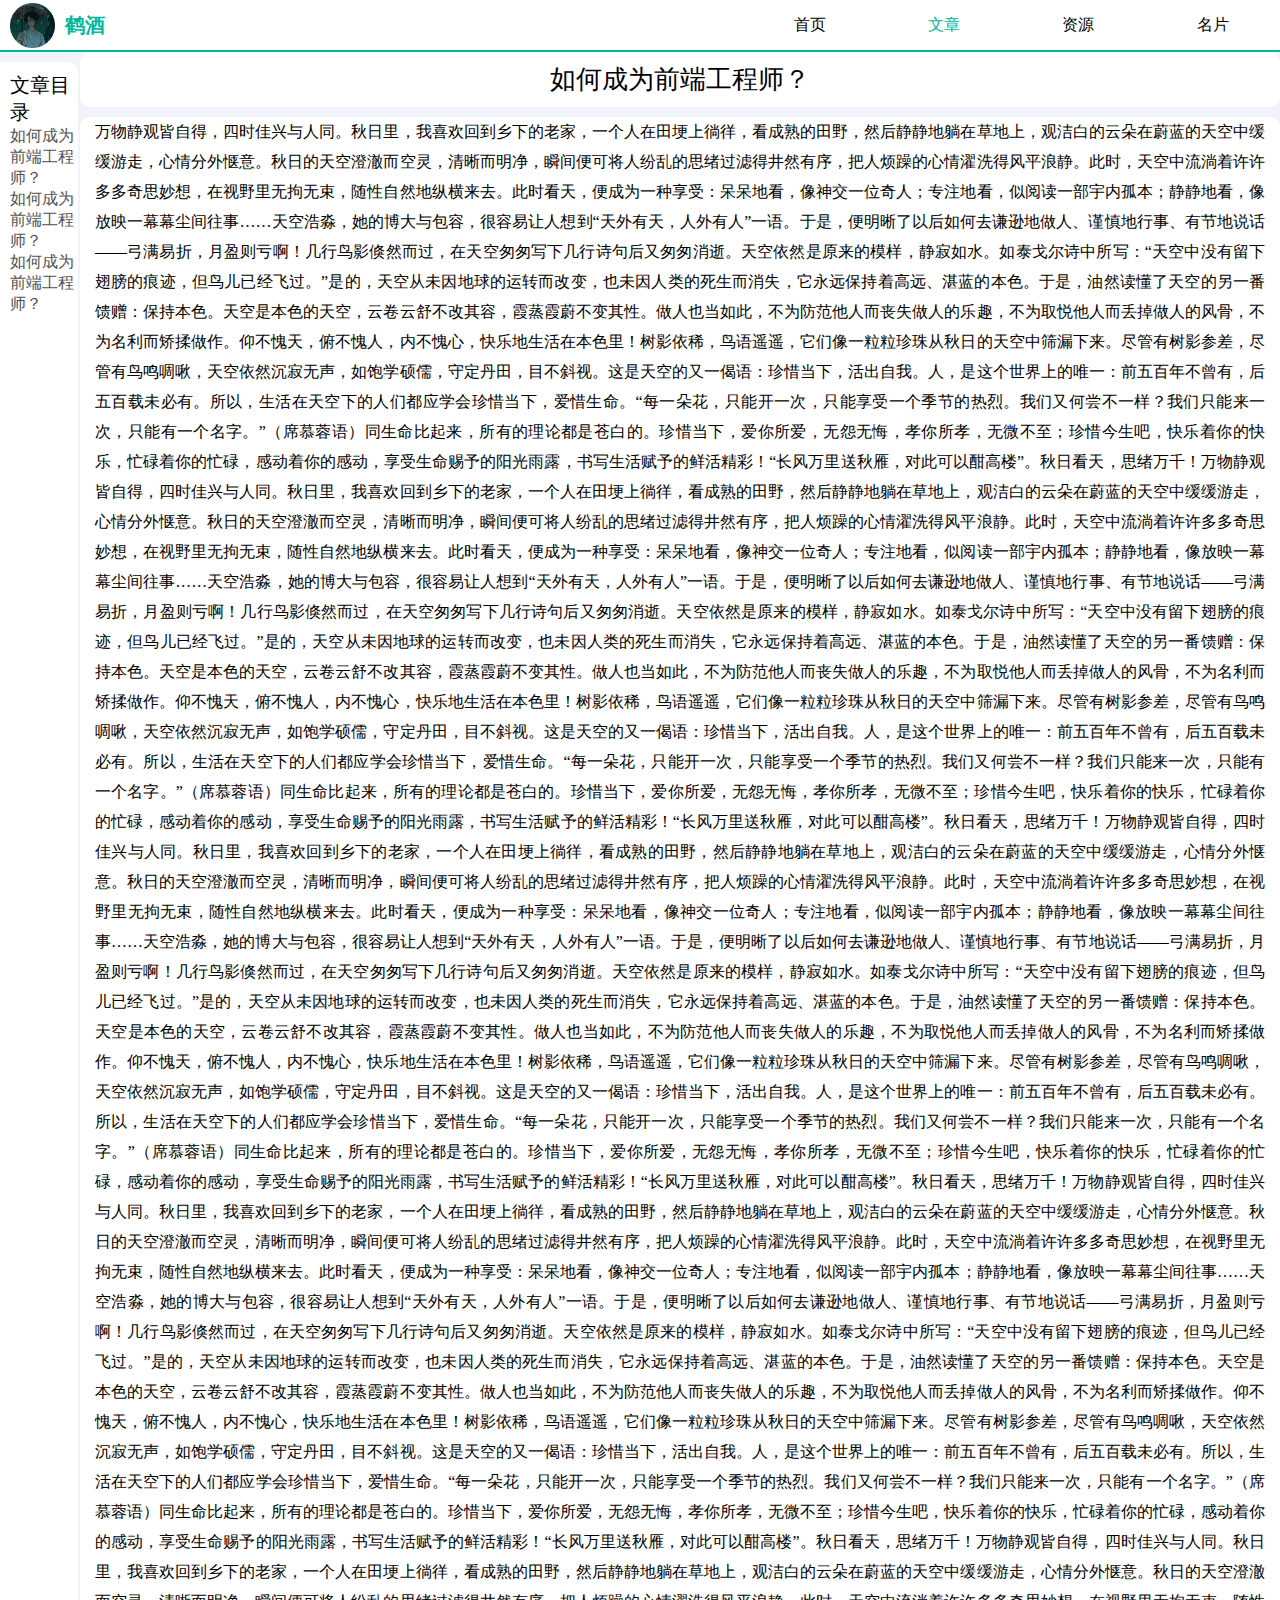
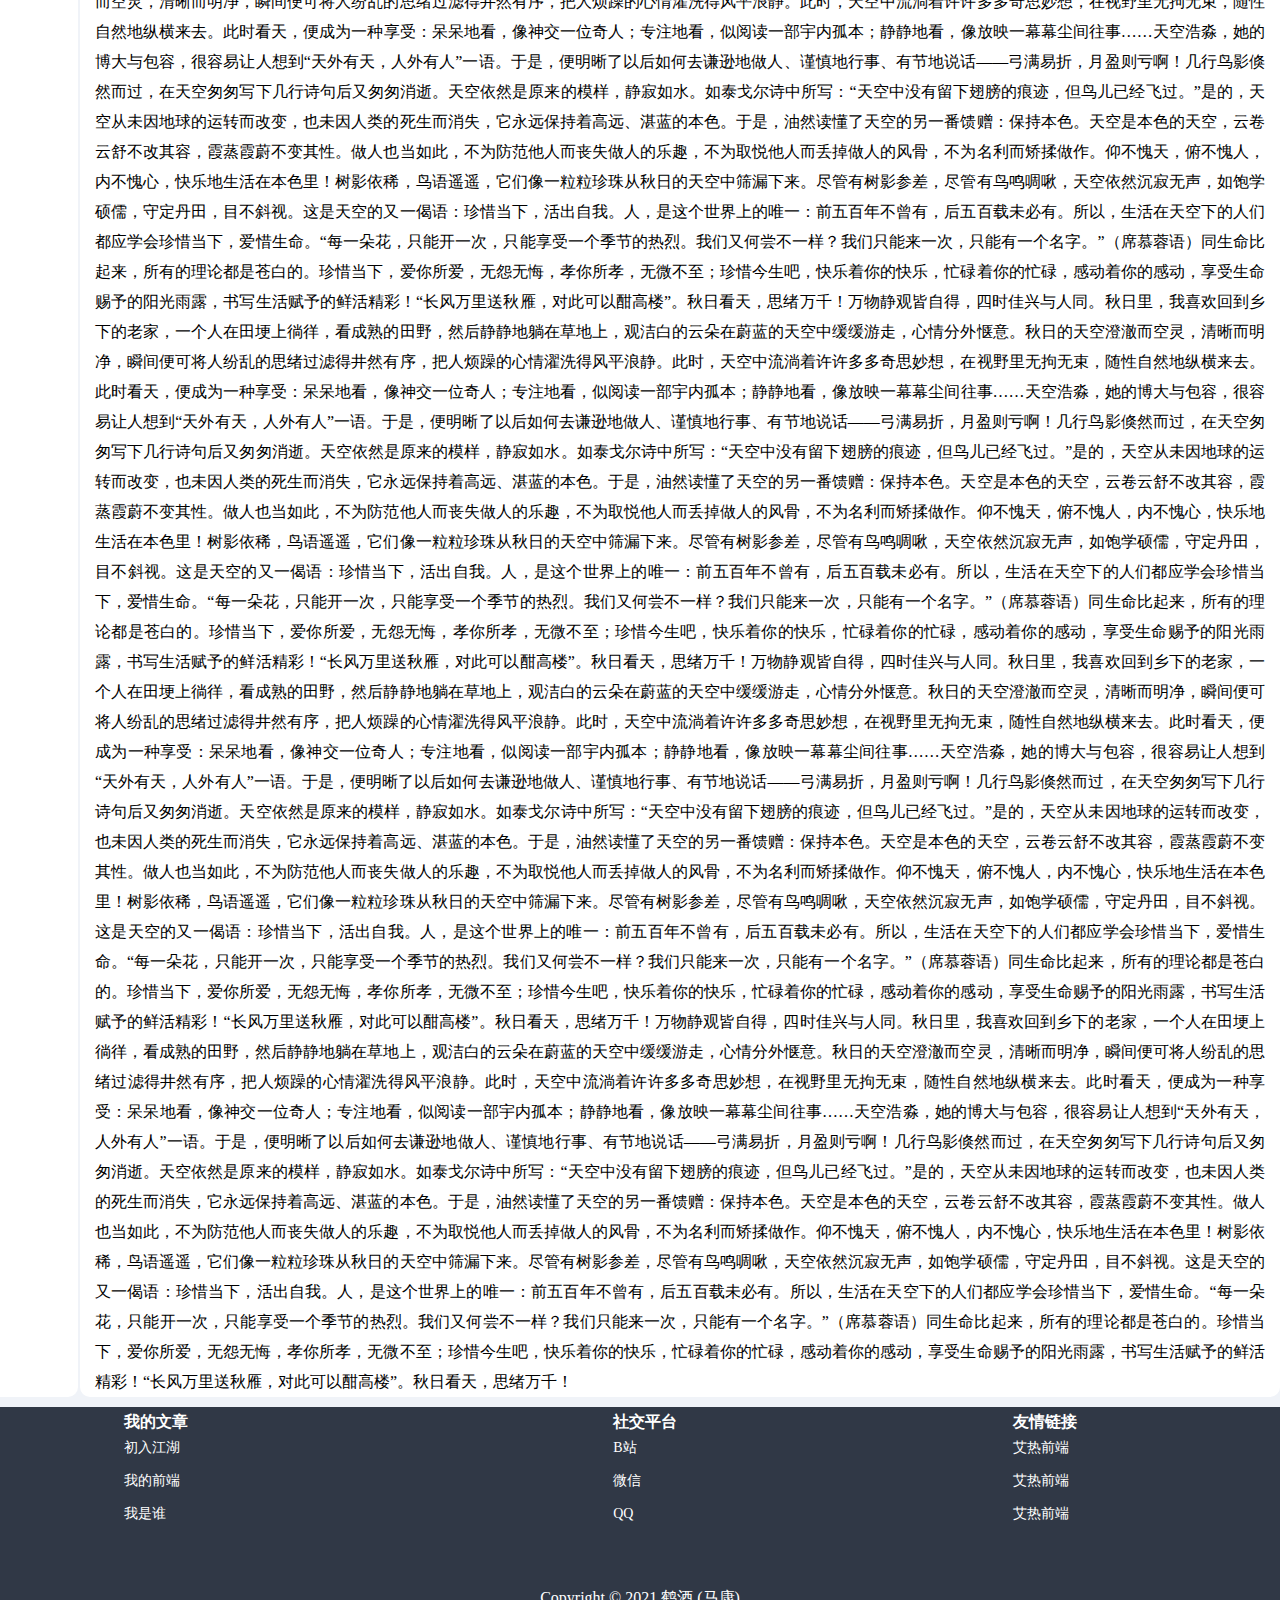
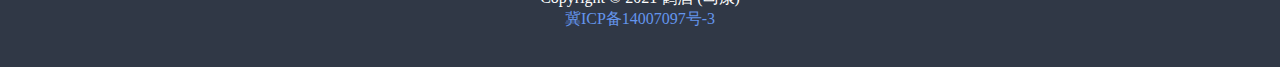
<file: html/essay.html>
<!DOCTYPE html>
<html lang="en">
<head>
    <meta charset="UTF-8">
    <meta http-equiv="X-UA-Compatible" content="IE=edge">
    <meta name="viewport" content="width=device-width, initial-scale=1.0">
    <title>鹤酒前端工程师——初入江湖</title>
    <link rel="shortcut icon" type="favicon.ico" href="../ico/hj.ico">
    <link rel="stylesheet" href="../css/style.css">
</head>
<body>
    
<header class="head-box"> 
    <div class="logo-box">
        <img src="../images/hj-touxiang.png" alt="" class="pic">
        <p class="tit">鹤酒</p>
    </div>
    <nav class="daohang-box">
        <ul class="ul">
            <li class="li">
                <a href="../html/index.html" class="nav">首页</a>
            </li>

            <li class="li">
                <a href="#" class="nav oo">文章</a>
            </li>

            <li class="li">
                <a href="../html/resources.html" class="nav">资源</a>
            </li>

            <li class="li">
                <a href="../html/card.html" class="nav">名片</a>
            </li>
        </ul>
    </nav>
</header>

<div class="essay-box">
    <div class="sidebar-box">
        <div class="sidebar">
            <p class="tit">文章目录</p>
            <ul class="box">
                <li class="nav-box">
                    <a href="" class="nav">如何成为前端工程师？</a>
                </li>

                <li class="nav-box">
                    <a href="" class="nav">如何成为前端工程师？</a>
                </li>

                <li class="nav-box">
                    <a href="" class="nav">如何成为前端工程师？</a>
                </li>

            </ul>
        </div>
    </div>

    <div class="title-box">
        <div class="title">如何成为前端工程师？</div>
    </div>

    <div class="content-box">
        <div class="content">万物静观皆自得，四时佳兴与人同。秋日里，我喜欢回到乡下的老家，一个人在田埂上徜徉，看成熟的田野，然后静静地躺在草地上，观洁白的云朵在蔚蓝的天空中缓缓游走，心情分外惬意。秋日的天空澄澈而空灵，清晰而明净，瞬间便可将人纷乱的思绪过滤得井然有序，把人烦躁的心情濯洗得风平浪静。此时，天空中流淌着许许多多奇思妙想，在视野里无拘无束，随性自然地纵横来去。此时看天，便成为一种享受：呆呆地看，像神交一位奇人；专注地看，似阅读一部宇内孤本；静静地看，像放映一幕幕尘间往事……天空浩淼，她的博大与包容，很容易让人想到“天外有天，人外有人”一语。于是，便明晰了以后如何去谦逊地做人、谨慎地行事、有节地说话——弓满易折，月盈则亏啊！几行鸟影倏然而过，在天空匆匆写下几行诗句后又匆匆消逝。天空依然是原来的模样，静寂如水。如泰戈尔诗中所写：“天空中没有留下翅膀的痕迹，但鸟儿已经飞过。”是的，天空从未因地球的运转而改变，也未因人类的死生而消失，它永远保持着高远、湛蓝的本色。于是，油然读懂了天空的另一番馈赠：保持本色。天空是本色的天空，云卷云舒不改其容，霞蒸霞蔚不变其性。做人也当如此，不为防范他人而丧失做人的乐趣，不为取悦他人而丢掉做人的风骨，不为名利而矫揉做作。仰不愧天，俯不愧人，内不愧心，快乐地生活在本色里！树影依稀，鸟语遥遥，它们像一粒粒珍珠从秋日的天空中筛漏下来。尽管有树影参差，尽管有鸟鸣啁啾，天空依然沉寂无声，如饱学硕儒，守定丹田，目不斜视。这是天空的又一偈语：珍惜当下，活出自我。人，是这个世界上的唯一：前五百年不曾有，后五百载未必有。所以，生活在天空下的人们都应学会珍惜当下，爱惜生命。“每一朵花，只能开一次，只能享受一个季节的热烈。我们又何尝不一样？我们只能来一次，只能有一个名字。”（席慕蓉语）同生命比起来，所有的理论都是苍白的。珍惜当下，爱你所爱，无怨无悔，孝你所孝，无微不至；珍惜今生吧，快乐着你的快乐，忙碌着你的忙碌，感动着你的感动，享受生命赐予的阳光雨露，书写生活赋予的鲜活精彩！“长风万里送秋雁，对此可以酣高楼”。秋日看天，思绪万千！万物静观皆自得，四时佳兴与人同。秋日里，我喜欢回到乡下的老家，一个人在田埂上徜徉，看成熟的田野，然后静静地躺在草地上，观洁白的云朵在蔚蓝的天空中缓缓游走，心情分外惬意。秋日的天空澄澈而空灵，清晰而明净，瞬间便可将人纷乱的思绪过滤得井然有序，把人烦躁的心情濯洗得风平浪静。此时，天空中流淌着许许多多奇思妙想，在视野里无拘无束，随性自然地纵横来去。此时看天，便成为一种享受：呆呆地看，像神交一位奇人；专注地看，似阅读一部宇内孤本；静静地看，像放映一幕幕尘间往事……天空浩淼，她的博大与包容，很容易让人想到“天外有天，人外有人”一语。于是，便明晰了以后如何去谦逊地做人、谨慎地行事、有节地说话——弓满易折，月盈则亏啊！几行鸟影倏然而过，在天空匆匆写下几行诗句后又匆匆消逝。天空依然是原来的模样，静寂如水。如泰戈尔诗中所写：“天空中没有留下翅膀的痕迹，但鸟儿已经飞过。”是的，天空从未因地球的运转而改变，也未因人类的死生而消失，它永远保持着高远、湛蓝的本色。于是，油然读懂了天空的另一番馈赠：保持本色。天空是本色的天空，云卷云舒不改其容，霞蒸霞蔚不变其性。做人也当如此，不为防范他人而丧失做人的乐趣，不为取悦他人而丢掉做人的风骨，不为名利而矫揉做作。仰不愧天，俯不愧人，内不愧心，快乐地生活在本色里！树影依稀，鸟语遥遥，它们像一粒粒珍珠从秋日的天空中筛漏下来。尽管有树影参差，尽管有鸟鸣啁啾，天空依然沉寂无声，如饱学硕儒，守定丹田，目不斜视。这是天空的又一偈语：珍惜当下，活出自我。人，是这个世界上的唯一：前五百年不曾有，后五百载未必有。所以，生活在天空下的人们都应学会珍惜当下，爱惜生命。“每一朵花，只能开一次，只能享受一个季节的热烈。我们又何尝不一样？我们只能来一次，只能有一个名字。”（席慕蓉语）同生命比起来，所有的理论都是苍白的。珍惜当下，爱你所爱，无怨无悔，孝你所孝，无微不至；珍惜今生吧，快乐着你的快乐，忙碌着你的忙碌，感动着你的感动，享受生命赐予的阳光雨露，书写生活赋予的鲜活精彩！“长风万里送秋雁，对此可以酣高楼”。秋日看天，思绪万千！万物静观皆自得，四时佳兴与人同。秋日里，我喜欢回到乡下的老家，一个人在田埂上徜徉，看成熟的田野，然后静静地躺在草地上，观洁白的云朵在蔚蓝的天空中缓缓游走，心情分外惬意。秋日的天空澄澈而空灵，清晰而明净，瞬间便可将人纷乱的思绪过滤得井然有序，把人烦躁的心情濯洗得风平浪静。此时，天空中流淌着许许多多奇思妙想，在视野里无拘无束，随性自然地纵横来去。此时看天，便成为一种享受：呆呆地看，像神交一位奇人；专注地看，似阅读一部宇内孤本；静静地看，像放映一幕幕尘间往事……天空浩淼，她的博大与包容，很容易让人想到“天外有天，人外有人”一语。于是，便明晰了以后如何去谦逊地做人、谨慎地行事、有节地说话——弓满易折，月盈则亏啊！几行鸟影倏然而过，在天空匆匆写下几行诗句后又匆匆消逝。天空依然是原来的模样，静寂如水。如泰戈尔诗中所写：“天空中没有留下翅膀的痕迹，但鸟儿已经飞过。”是的，天空从未因地球的运转而改变，也未因人类的死生而消失，它永远保持着高远、湛蓝的本色。于是，油然读懂了天空的另一番馈赠：保持本色。天空是本色的天空，云卷云舒不改其容，霞蒸霞蔚不变其性。做人也当如此，不为防范他人而丧失做人的乐趣，不为取悦他人而丢掉做人的风骨，不为名利而矫揉做作。仰不愧天，俯不愧人，内不愧心，快乐地生活在本色里！树影依稀，鸟语遥遥，它们像一粒粒珍珠从秋日的天空中筛漏下来。尽管有树影参差，尽管有鸟鸣啁啾，天空依然沉寂无声，如饱学硕儒，守定丹田，目不斜视。这是天空的又一偈语：珍惜当下，活出自我。人，是这个世界上的唯一：前五百年不曾有，后五百载未必有。所以，生活在天空下的人们都应学会珍惜当下，爱惜生命。“每一朵花，只能开一次，只能享受一个季节的热烈。我们又何尝不一样？我们只能来一次，只能有一个名字。”（席慕蓉语）同生命比起来，所有的理论都是苍白的。珍惜当下，爱你所爱，无怨无悔，孝你所孝，无微不至；珍惜今生吧，快乐着你的快乐，忙碌着你的忙碌，感动着你的感动，享受生命赐予的阳光雨露，书写生活赋予的鲜活精彩！“长风万里送秋雁，对此可以酣高楼”。秋日看天，思绪万千！万物静观皆自得，四时佳兴与人同。秋日里，我喜欢回到乡下的老家，一个人在田埂上徜徉，看成熟的田野，然后静静地躺在草地上，观洁白的云朵在蔚蓝的天空中缓缓游走，心情分外惬意。秋日的天空澄澈而空灵，清晰而明净，瞬间便可将人纷乱的思绪过滤得井然有序，把人烦躁的心情濯洗得风平浪静。此时，天空中流淌着许许多多奇思妙想，在视野里无拘无束，随性自然地纵横来去。此时看天，便成为一种享受：呆呆地看，像神交一位奇人；专注地看，似阅读一部宇内孤本；静静地看，像放映一幕幕尘间往事……天空浩淼，她的博大与包容，很容易让人想到“天外有天，人外有人”一语。于是，便明晰了以后如何去谦逊地做人、谨慎地行事、有节地说话——弓满易折，月盈则亏啊！几行鸟影倏然而过，在天空匆匆写下几行诗句后又匆匆消逝。天空依然是原来的模样，静寂如水。如泰戈尔诗中所写：“天空中没有留下翅膀的痕迹，但鸟儿已经飞过。”是的，天空从未因地球的运转而改变，也未因人类的死生而消失，它永远保持着高远、湛蓝的本色。于是，油然读懂了天空的另一番馈赠：保持本色。天空是本色的天空，云卷云舒不改其容，霞蒸霞蔚不变其性。做人也当如此，不为防范他人而丧失做人的乐趣，不为取悦他人而丢掉做人的风骨，不为名利而矫揉做作。仰不愧天，俯不愧人，内不愧心，快乐地生活在本色里！树影依稀，鸟语遥遥，它们像一粒粒珍珠从秋日的天空中筛漏下来。尽管有树影参差，尽管有鸟鸣啁啾，天空依然沉寂无声，如饱学硕儒，守定丹田，目不斜视。这是天空的又一偈语：珍惜当下，活出自我。人，是这个世界上的唯一：前五百年不曾有，后五百载未必有。所以，生活在天空下的人们都应学会珍惜当下，爱惜生命。“每一朵花，只能开一次，只能享受一个季节的热烈。我们又何尝不一样？我们只能来一次，只能有一个名字。”（席慕蓉语）同生命比起来，所有的理论都是苍白的。珍惜当下，爱你所爱，无怨无悔，孝你所孝，无微不至；珍惜今生吧，快乐着你的快乐，忙碌着你的忙碌，感动着你的感动，享受生命赐予的阳光雨露，书写生活赋予的鲜活精彩！“长风万里送秋雁，对此可以酣高楼”。秋日看天，思绪万千！万物静观皆自得，四时佳兴与人同。秋日里，我喜欢回到乡下的老家，一个人在田埂上徜徉，看成熟的田野，然后静静地躺在草地上，观洁白的云朵在蔚蓝的天空中缓缓游走，心情分外惬意。秋日的天空澄澈而空灵，清晰而明净，瞬间便可将人纷乱的思绪过滤得井然有序，把人烦躁的心情濯洗得风平浪静。此时，天空中流淌着许许多多奇思妙想，在视野里无拘无束，随性自然地纵横来去。此时看天，便成为一种享受：呆呆地看，像神交一位奇人；专注地看，似阅读一部宇内孤本；静静地看，像放映一幕幕尘间往事……天空浩淼，她的博大与包容，很容易让人想到“天外有天，人外有人”一语。于是，便明晰了以后如何去谦逊地做人、谨慎地行事、有节地说话——弓满易折，月盈则亏啊！几行鸟影倏然而过，在天空匆匆写下几行诗句后又匆匆消逝。天空依然是原来的模样，静寂如水。如泰戈尔诗中所写：“天空中没有留下翅膀的痕迹，但鸟儿已经飞过。”是的，天空从未因地球的运转而改变，也未因人类的死生而消失，它永远保持着高远、湛蓝的本色。于是，油然读懂了天空的另一番馈赠：保持本色。天空是本色的天空，云卷云舒不改其容，霞蒸霞蔚不变其性。做人也当如此，不为防范他人而丧失做人的乐趣，不为取悦他人而丢掉做人的风骨，不为名利而矫揉做作。仰不愧天，俯不愧人，内不愧心，快乐地生活在本色里！树影依稀，鸟语遥遥，它们像一粒粒珍珠从秋日的天空中筛漏下来。尽管有树影参差，尽管有鸟鸣啁啾，天空依然沉寂无声，如饱学硕儒，守定丹田，目不斜视。这是天空的又一偈语：珍惜当下，活出自我。人，是这个世界上的唯一：前五百年不曾有，后五百载未必有。所以，生活在天空下的人们都应学会珍惜当下，爱惜生命。“每一朵花，只能开一次，只能享受一个季节的热烈。我们又何尝不一样？我们只能来一次，只能有一个名字。”（席慕蓉语）同生命比起来，所有的理论都是苍白的。珍惜当下，爱你所爱，无怨无悔，孝你所孝，无微不至；珍惜今生吧，快乐着你的快乐，忙碌着你的忙碌，感动着你的感动，享受生命赐予的阳光雨露，书写生活赋予的鲜活精彩！“长风万里送秋雁，对此可以酣高楼”。秋日看天，思绪万千！万物静观皆自得，四时佳兴与人同。秋日里，我喜欢回到乡下的老家，一个人在田埂上徜徉，看成熟的田野，然后静静地躺在草地上，观洁白的云朵在蔚蓝的天空中缓缓游走，心情分外惬意。秋日的天空澄澈而空灵，清晰而明净，瞬间便可将人纷乱的思绪过滤得井然有序，把人烦躁的心情濯洗得风平浪静。此时，天空中流淌着许许多多奇思妙想，在视野里无拘无束，随性自然地纵横来去。此时看天，便成为一种享受：呆呆地看，像神交一位奇人；专注地看，似阅读一部宇内孤本；静静地看，像放映一幕幕尘间往事……天空浩淼，她的博大与包容，很容易让人想到“天外有天，人外有人”一语。于是，便明晰了以后如何去谦逊地做人、谨慎地行事、有节地说话——弓满易折，月盈则亏啊！几行鸟影倏然而过，在天空匆匆写下几行诗句后又匆匆消逝。天空依然是原来的模样，静寂如水。如泰戈尔诗中所写：“天空中没有留下翅膀的痕迹，但鸟儿已经飞过。”是的，天空从未因地球的运转而改变，也未因人类的死生而消失，它永远保持着高远、湛蓝的本色。于是，油然读懂了天空的另一番馈赠：保持本色。天空是本色的天空，云卷云舒不改其容，霞蒸霞蔚不变其性。做人也当如此，不为防范他人而丧失做人的乐趣，不为取悦他人而丢掉做人的风骨，不为名利而矫揉做作。仰不愧天，俯不愧人，内不愧心，快乐地生活在本色里！树影依稀，鸟语遥遥，它们像一粒粒珍珠从秋日的天空中筛漏下来。尽管有树影参差，尽管有鸟鸣啁啾，天空依然沉寂无声，如饱学硕儒，守定丹田，目不斜视。这是天空的又一偈语：珍惜当下，活出自我。人，是这个世界上的唯一：前五百年不曾有，后五百载未必有。所以，生活在天空下的人们都应学会珍惜当下，爱惜生命。“每一朵花，只能开一次，只能享受一个季节的热烈。我们又何尝不一样？我们只能来一次，只能有一个名字。”（席慕蓉语）同生命比起来，所有的理论都是苍白的。珍惜当下，爱你所爱，无怨无悔，孝你所孝，无微不至；珍惜今生吧，快乐着你的快乐，忙碌着你的忙碌，感动着你的感动，享受生命赐予的阳光雨露，书写生活赋予的鲜活精彩！“长风万里送秋雁，对此可以酣高楼”。秋日看天，思绪万千！万物静观皆自得，四时佳兴与人同。秋日里，我喜欢回到乡下的老家，一个人在田埂上徜徉，看成熟的田野，然后静静地躺在草地上，观洁白的云朵在蔚蓝的天空中缓缓游走，心情分外惬意。秋日的天空澄澈而空灵，清晰而明净，瞬间便可将人纷乱的思绪过滤得井然有序，把人烦躁的心情濯洗得风平浪静。此时，天空中流淌着许许多多奇思妙想，在视野里无拘无束，随性自然地纵横来去。此时看天，便成为一种享受：呆呆地看，像神交一位奇人；专注地看，似阅读一部宇内孤本；静静地看，像放映一幕幕尘间往事……天空浩淼，她的博大与包容，很容易让人想到“天外有天，人外有人”一语。于是，便明晰了以后如何去谦逊地做人、谨慎地行事、有节地说话——弓满易折，月盈则亏啊！几行鸟影倏然而过，在天空匆匆写下几行诗句后又匆匆消逝。天空依然是原来的模样，静寂如水。如泰戈尔诗中所写：“天空中没有留下翅膀的痕迹，但鸟儿已经飞过。”是的，天空从未因地球的运转而改变，也未因人类的死生而消失，它永远保持着高远、湛蓝的本色。于是，油然读懂了天空的另一番馈赠：保持本色。天空是本色的天空，云卷云舒不改其容，霞蒸霞蔚不变其性。做人也当如此，不为防范他人而丧失做人的乐趣，不为取悦他人而丢掉做人的风骨，不为名利而矫揉做作。仰不愧天，俯不愧人，内不愧心，快乐地生活在本色里！树影依稀，鸟语遥遥，它们像一粒粒珍珠从秋日的天空中筛漏下来。尽管有树影参差，尽管有鸟鸣啁啾，天空依然沉寂无声，如饱学硕儒，守定丹田，目不斜视。这是天空的又一偈语：珍惜当下，活出自我。人，是这个世界上的唯一：前五百年不曾有，后五百载未必有。所以，生活在天空下的人们都应学会珍惜当下，爱惜生命。“每一朵花，只能开一次，只能享受一个季节的热烈。我们又何尝不一样？我们只能来一次，只能有一个名字。”（席慕蓉语）同生命比起来，所有的理论都是苍白的。珍惜当下，爱你所爱，无怨无悔，孝你所孝，无微不至；珍惜今生吧，快乐着你的快乐，忙碌着你的忙碌，感动着你的感动，享受生命赐予的阳光雨露，书写生活赋予的鲜活精彩！“长风万里送秋雁，对此可以酣高楼”。秋日看天，思绪万千！万物静观皆自得，四时佳兴与人同。秋日里，我喜欢回到乡下的老家，一个人在田埂上徜徉，看成熟的田野，然后静静地躺在草地上，观洁白的云朵在蔚蓝的天空中缓缓游走，心情分外惬意。秋日的天空澄澈而空灵，清晰而明净，瞬间便可将人纷乱的思绪过滤得井然有序，把人烦躁的心情濯洗得风平浪静。此时，天空中流淌着许许多多奇思妙想，在视野里无拘无束，随性自然地纵横来去。此时看天，便成为一种享受：呆呆地看，像神交一位奇人；专注地看，似阅读一部宇内孤本；静静地看，像放映一幕幕尘间往事……天空浩淼，她的博大与包容，很容易让人想到“天外有天，人外有人”一语。于是，便明晰了以后如何去谦逊地做人、谨慎地行事、有节地说话——弓满易折，月盈则亏啊！几行鸟影倏然而过，在天空匆匆写下几行诗句后又匆匆消逝。天空依然是原来的模样，静寂如水。如泰戈尔诗中所写：“天空中没有留下翅膀的痕迹，但鸟儿已经飞过。”是的，天空从未因地球的运转而改变，也未因人类的死生而消失，它永远保持着高远、湛蓝的本色。于是，油然读懂了天空的另一番馈赠：保持本色。天空是本色的天空，云卷云舒不改其容，霞蒸霞蔚不变其性。做人也当如此，不为防范他人而丧失做人的乐趣，不为取悦他人而丢掉做人的风骨，不为名利而矫揉做作。仰不愧天，俯不愧人，内不愧心，快乐地生活在本色里！树影依稀，鸟语遥遥，它们像一粒粒珍珠从秋日的天空中筛漏下来。尽管有树影参差，尽管有鸟鸣啁啾，天空依然沉寂无声，如饱学硕儒，守定丹田，目不斜视。这是天空的又一偈语：珍惜当下，活出自我。人，是这个世界上的唯一：前五百年不曾有，后五百载未必有。所以，生活在天空下的人们都应学会珍惜当下，爱惜生命。“每一朵花，只能开一次，只能享受一个季节的热烈。我们又何尝不一样？我们只能来一次，只能有一个名字。”（席慕蓉语）同生命比起来，所有的理论都是苍白的。珍惜当下，爱你所爱，无怨无悔，孝你所孝，无微不至；珍惜今生吧，快乐着你的快乐，忙碌着你的忙碌，感动着你的感动，享受生命赐予的阳光雨露，书写生活赋予的鲜活精彩！“长风万里送秋雁，对此可以酣高楼”。秋日看天，思绪万千！</div>
    </div>
</div>

<div class="footer-box">

    <div class="footer">
        <div class="item">
            <div class="title-box">我的文章</div>
            <ul class="nav-box">
                <li class="li">
                    <a href="">初入江湖</a>
                </li>

                <li class="li">
                    <a href="">我的前端</a>
                </li>

                <li class="li">
                    <a href="">我是谁</a>
                </li>
            </ul>
        </div>

        <div class="item">
            <div class="title-box">社交平台</div>
            <ul class="nav-box">
                <li class="li">
                    <a href="">B站</a>
                </li>

                <li class="li">
                    <a href="">微信</a>
                </li>

                <li class="li">
                    <a href="">QQ</a>
                </li>
            </ul>
        </div>

        <div class="item">
            <div class="title-box">友情链接</div>
            <ul class="nav-box">
                <li class="li">
                    <a href="">艾热前端</a>
                </li>

                <li class="li">
                    <a href="">艾热前端</a>
                </li>

                <li class="li">
                    <a href="">艾热前端</a>
                </li>
            </ul>
        </div>
    </div>

    <div class="beian">
        <div class="box">
            <div class="tit">Copyright © 2021 鹤酒 (马康)</div>
            <div class="tit2">
                <a href="">冀ICP备14007097号-3</a>
            </div>
        </div>
    </div>
</div>

<script src="../js/1.js">

</script>

</body>
</html>
</file>
<file: css/style.css>
/* 定义每个页面的常量   这里是把charset属性当作一个常量定义 */
@charset "utf-8";

/* 首页样式 */
@import "index.css";

/* 文章样式 */
@import "essay.css";

/* 资源样式 */
@import "resources.css";

/* 名片样式 */
@import "card.css";
</file>
<file: css/demo1.css>
* {
  box-sizing: border-box;
  margin: 0;
  padding: 0;
}

html,
body {
  width: 100%;
  height: 100%;
  overflow-x: hidden;
  /* overflow-y: hidden; */
  background-color: #f0f3f8;
}

.h {
  /* width: 100%;
  height: 50px; */
  /* border: 3px solid red; */
  border-color: #00b8a0;
  background-color: #fff;
  /* position: fixed;
  width: 100%;
  height: auto;
  overflow-y: hidden;
  min-height: 50px;
  line-height: 50px; */
  top: 0;
  left: 0;
  /* z-index: 0; */
  position: fixed;
  width: 100%;
  height: auto;
  overflow-y: auto;
  min-height: 50px;
  line-height: 50px;
  z-index: 1;
}

.box {
  width: 100%;
  /* height: 100%; */
  border: 3px solid blue;
  display: grid;
  grid-template-columns: 1fr 8fr;
  grid-template-rows: 1fr auto;
  /* margin: 10px 0 10px 0; */
  margin-top: 50px;
}

.box .tit1,
.tit2,
.tit3 {
  /* border: 2px solid #00b8a0; */
}

.box .tit1 {
  grid-area: 1/1/4/1;
  /* background-color: #fff; */
  /* border-radius: 0 15px 15px 0; */
  /* width: 500px; */
  display: grid;
  justify-items: center;
  align-items: center;
  border: 3px solid red;
}

.box .tit1 .tab {
  width: 100%;
  height: 98%;
  /* border: 1px solid red; */
  border-radius: 0 15px 15px 0;
  background-color: #fff;
}

.box .tit2 {
  display: grid;
  justify-items: center;
  align-items: center;
  border: 3px solid purple;
}

.box .tit2 .title {
  width: 1000px;
  height: 65px;
  /* border: 1px solid red; */
  border-radius: 10px;
  background-color: #fff;
}

.box .tit3 {
  grid-area: 2/2/4/2;
  display: grid;
  justify-items: center;
  align-items: center;
  border: 3px solid yellow;
}

.box .tit3 .neirong {
  width: 1000px;
  /* height: 98%; */
  /* border: 1px solid red; */
  border-radius: 10px;
  background-color: #fff;
}

.fvo {
  width: 100%;
  height: 240px;
  background-color: #000;
}
</file>
